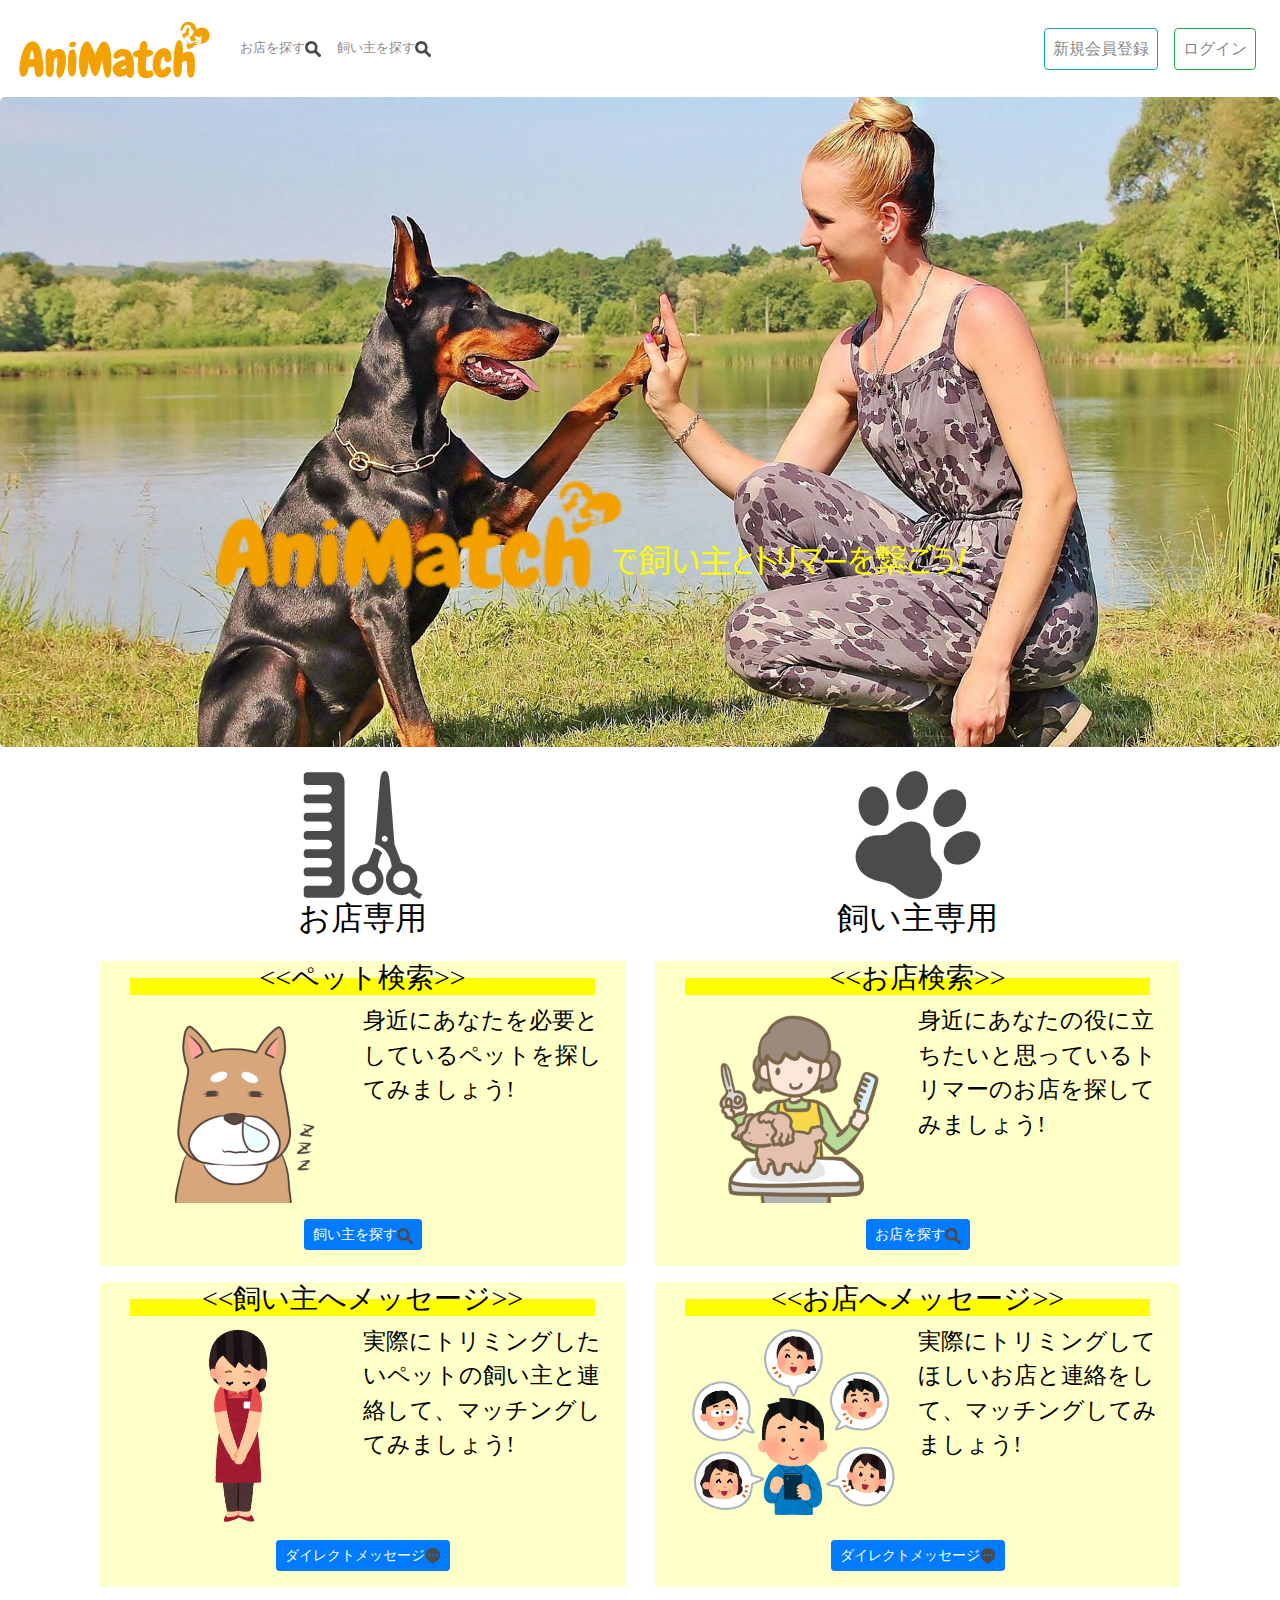
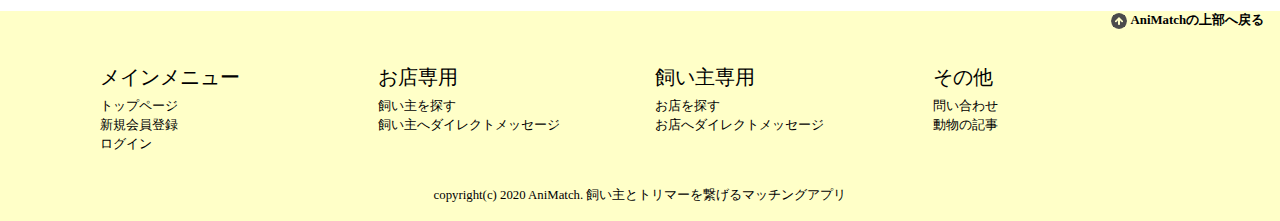
<file: 02開発/WebAniMatchApp/index.html>
<!DOCTYPE html>
<html lang="ja">
<head>
    <meta charset="UTF-8">

    <!-- ビューポートの設定 -->
    <meta name="viewport" content="width=device-width,initial-scale=1">

    <title>AniMatch</title>

    <!-- bootstrap -->
    <link rel="stylesheet" href="css/bootstrap/bootstrap.min.css" />

    <link rel="stylesheet" href="css/main.css" />

    <!-- bootstrap -->
    <script src="js/bootstrap/jquery-3.4.1.min.js"></script>
    <script src="js/bootstrap/bootstrap.min.js"></script>

    <script src="js/commons/pageMove.js"></script>
    <script src="js/main.js"></script>
</head>
<body>


    <!--ヘッダー-->
    <header>
        <!--ナビゲーショントグル-->
        <nav class="navbar navbar-expand-md navbar-light bg-white">

            <a class="navbar-brand" href="#">
                <img src="img/rogo/animatch.png" alt="Animatchロゴ">
            </a>
            <button class="navbar-toggler" type="button" data-toggle="collapse" data-target="#navbar-supported-content" aria-controls="navbar-supported-content" aria-expanded="false" aria-label="Toggle navigation">
                <span class="navbar-toggler-icon"></span>
            </button>

            <div class="collapse navbar-collapse collapse-item" id="navbar-supported-content">
                <ul class="navbar-nav mr-auto">
                    <li class="nav-item"><a class="nav-link" href="search/search-owner.html">お店を探す<img src="img/icon/search.png" alt="検索アイコン"></a></li>
                    <li class="nav-item"><a class="nav-link" href="search/search-trimmer.html">飼い主を探す<img src="img/icon/search.png" alt="検索アイコン"></a></li>
                </ul>

                <ul class="navbar-nav">
                    <li class="nav-item ml-auto mr-md-3 collapse-item-btn-search"><a class="nav-link btn btn-outline-info" type="submit" href="regist.html">新規会員登録</a></li>
                    <li class="nav-item ml-auto mr-md-2 collapse-item-btn-login"><a class="nav-link btn btn-outline-success" type="submit" target="_blank" href="login.html">ログイン</a></li>
                </ul>
            </div>

        </nav>
    </header>


    <!--メイン-->
    <main>
        <!--ジャンボトロン-->
        <div class="jumbotron">

        </div>

        <!--グリッドシステム-->
        <div class="container">
            <div class="row">

                <div class="col-md">

                    <div class="row pt-4 pb-2">
                        <div class="col-md text-center">
                            <img src="img/icon/beauty_salon.png" alt="お店アイコン">
                            <h2>お店専用</h3>
                        </div>
                    </div>

                    <div class="row py-2 main-center-block is-show-search-trimmer">
                        <div class="col-md main-center">
                            <div class="row">
                                <div class="col-md text-center">
                                    <h3 class="main-center-header-content">
                                        &lt;&lt;ペット検索&gt;&gt;
                                    </h3>
                                </div>
                            </div>
                            <div class="row">
                                <div class="col-md p-0">
                                    <figure class="col-md p-0 text-center">
                                        <img class="main-center-explation-img-content" src="img/main/section-pets-search.png" alt="飼い主検索補足画像">
                                    </figure>
                                </div>
                                <div class="col-lg p-0">
                                    <p class="main-center-explation-content">身近にあなたを必要としているペットを探してみましょう&excl;</p>
                                </div>
                            </div>
                            <div class="row">
                                <div class="col-md text-center">
                                    <figure>
                                        <a class="btn btn-primary btn-sm" href="search.html" role="button">飼い主を探す<img src="img/icon/search.png" alt="検索アイコン"></a>
                                    </figure>
                                </div>
                            </div>
                        </div>
                    </div>

                    <div class="row pt-2 pb-4 main-center-block is-show-dmessage">
                        <div class="col-md main-center">
                            <div class="row">
                                <div class="col-md text-center">
                                    <h3 class="main-center-header-content">
                                        &lt;&lt;飼い主へメッセージ&gt;&gt;
                                    </h3>
                                </div>
                            </div>
                            <div class="row">
                                <div class="col-md p-0">
                                    <figure class="col-lg p-0 text-center">
                                        <img class="main-center-explation-img-content" src="img/main/section-trimmer-message.png" alt="飼い主へダイレクトメッセージ補足画像">
                                    </figure>
                                </div>
                                <div class="col-lg p-0">
                                    <p class="main-center-explation-content">実際にトリミングしたいペットの飼い主と連絡して、マッチングしてみましょう&excl;</p>
                                </div>
                            </div>
                            <div class="row">
                                <div class="col-md text-center">
                                    <figure>
                                        <a class="btn btn-primary btn-sm" href="dmessage/contact-inf.html" role="button">ダイレクトメッセージ<img src="img/icon/direct_message.png" alt="ダイレクトメッセージアイコン"></a>
                                    </figure>
                                </div>
                            </div>
                        </div>
                    </div>

                </div>

                <div class="col-md">

                    <div class="row pt-4 pb-2">
                        <div class="col-md text-center">
                            <img src="img/icon/pad.png" alt="犬アイコン">
                            <h2>飼い主専用</h3>
                        </div>
                    </div>

                    <div class="row py-2 main-center-block is-show-search-owner">
                        <div class="col-md main-center">
                            <div class="row">
                                <div class="col-md text-center">
                                    <h3 class="main-center-header-content">
                                        &lt;&lt;お店検索&gt;&gt;
                                    </h3>
                                </div>
                            </div>
                            <div class="row">
                                <div class="col-md p-0">
                                    <figure class="col-lg p-0 text-center">
                                        <img class="main-center-explation-img-content" src="img/main/section-trimmer-search.png" alt="お店検索補足画像">
                                    </figure>
                                </div>
                                <div class="col-lg p-0">
                                    <p class="main-center-explation-content">身近にあなたの役に立ちたいと思っているトリマーのお店を探してみましょう&excl;</p>
                                </div>
                            </div>
                            <div class="row">
                                <div class="col-md text-center">
                                    <figure>
                                        <a class="btn btn-primary btn-sm" href="search.html" role="button">お店を探す<img src="img/icon/search.png" alt="検索アイコン"></a>
                                    </figure>
                                </div>
                            </div>
                        </div>
                    </div>

                    <div class="row pt-2 pb-4 main-center-block is-show-dmessage">
                        <div class="col-md main-center">
                            <div class="row">
                                <div class="col-md text-center">
                                    <h3 class="main-center-header-content">
                                        &lt;&lt;お店へメッセージ&gt;&gt;
                                    </h3>
                                </div>
                            </div>
                            <div class="row">
                                <div class="col-md p-0">
                                    <figure class="col-lg p-0 text-center">
                                        <img class="main-center-explation-img-content" src="img/main/section-owner-message.png" alt="お店へダイレクトメッセージ補足画像">
                                    </figure>
                                </div>
                                <div class="col-lg p-0">
                                    <p class="main-center-explation-content">実際にトリミングしてほしいお店と連絡をして、マッチングしてみましょう&excl;</p>
                                </div>
                            </div>
                            <div class="row">
                                <div class="col-md text-center">
                                    <figure>
                                        <a class="btn btn-primary btn-sm" href="dmessage/contact-inf.html" role="button">ダイレクトメッセージ<img src="img/icon/direct_message.png" alt="ダイレクトメッセージアイコン"></a>
                                    </figure>
                                </div>
                            </div>
                        </div>
                    </div>

                </div>

            </div>
        </div>
    </main>


    <!--フッター-->
    <footer>
        <div class="d-flex justify-content-end pr-3 footer-top">
            <a class="move-page-top" href="#">
                <img src="img/icon/return_top.png" alt="トップへ戻るアイコン"> <strong>AniMatchの上部へ戻る</strong>
            </a>
        </div>

        <!--グリッドシステム-->
        <div class="pt-4">
            <div class="container text-center text-md-left">
                <div class="row">

                    <div class="col-md-3 mb-md-0 mb-3">
                        <h5 class="text-uppercase">メインメニュー</h5>
                        <ul class="list-unstyled">
                            <li><a href="#">トップページ</a></li>
                            <li><a href="regist.html">新規会員登録</a></li>
                            <li><a href="login.html" target="_blank">ログイン</a></li>
                        </ul>
                    </div>

                    <div class="col-md-3 mb-md-0 mb-3">
                        <h5 class="text-uppercase">お店専用</h5>
                        <ul class="list-unstyled">
                            <li><a href="search/search-trimmer.html">飼い主を探す</a></li>
                            <li><a href="dmessage/contact-inf.html" target="_blank">飼い主へダイレクトメッセージ</a></li>
                        </ul>
                    </div>

                    <div class="col-md-3 mb-md-0 mb-3">
                        <h5 class="text-uppercase">飼い主専用</h5>
                        <ul class="list-unstyled">
                            <li><a href="search/search-owner.html">お店を探す</a></li>
                            <li><a href="dmessage/contact-inf.html" target="_blank">お店へダイレクトメッセージ</a></li>
                        </ul>
                    </div>

                    <div class="col-md-3 mb-md-0 mb-3">
                        <h5 class="text-uppercase">その他</h5>
                        <ul class="list-unstyled">
                            <li><a href="contact.html">問い合わせ</a></li>
                            <li><a href="article.html">動物の記事</a></li>
                        </ul>
                    </div>

                </div>
            </div>
        </div>

        <div class="footer-copyright text-center py-3">
            copyright(c) 2020 AniMatch.
            <a href="index.html">飼い主とトリマーを繋げるマッチングアプリ</a>
        </div>
    </footer>


</body>
</html>
</file>
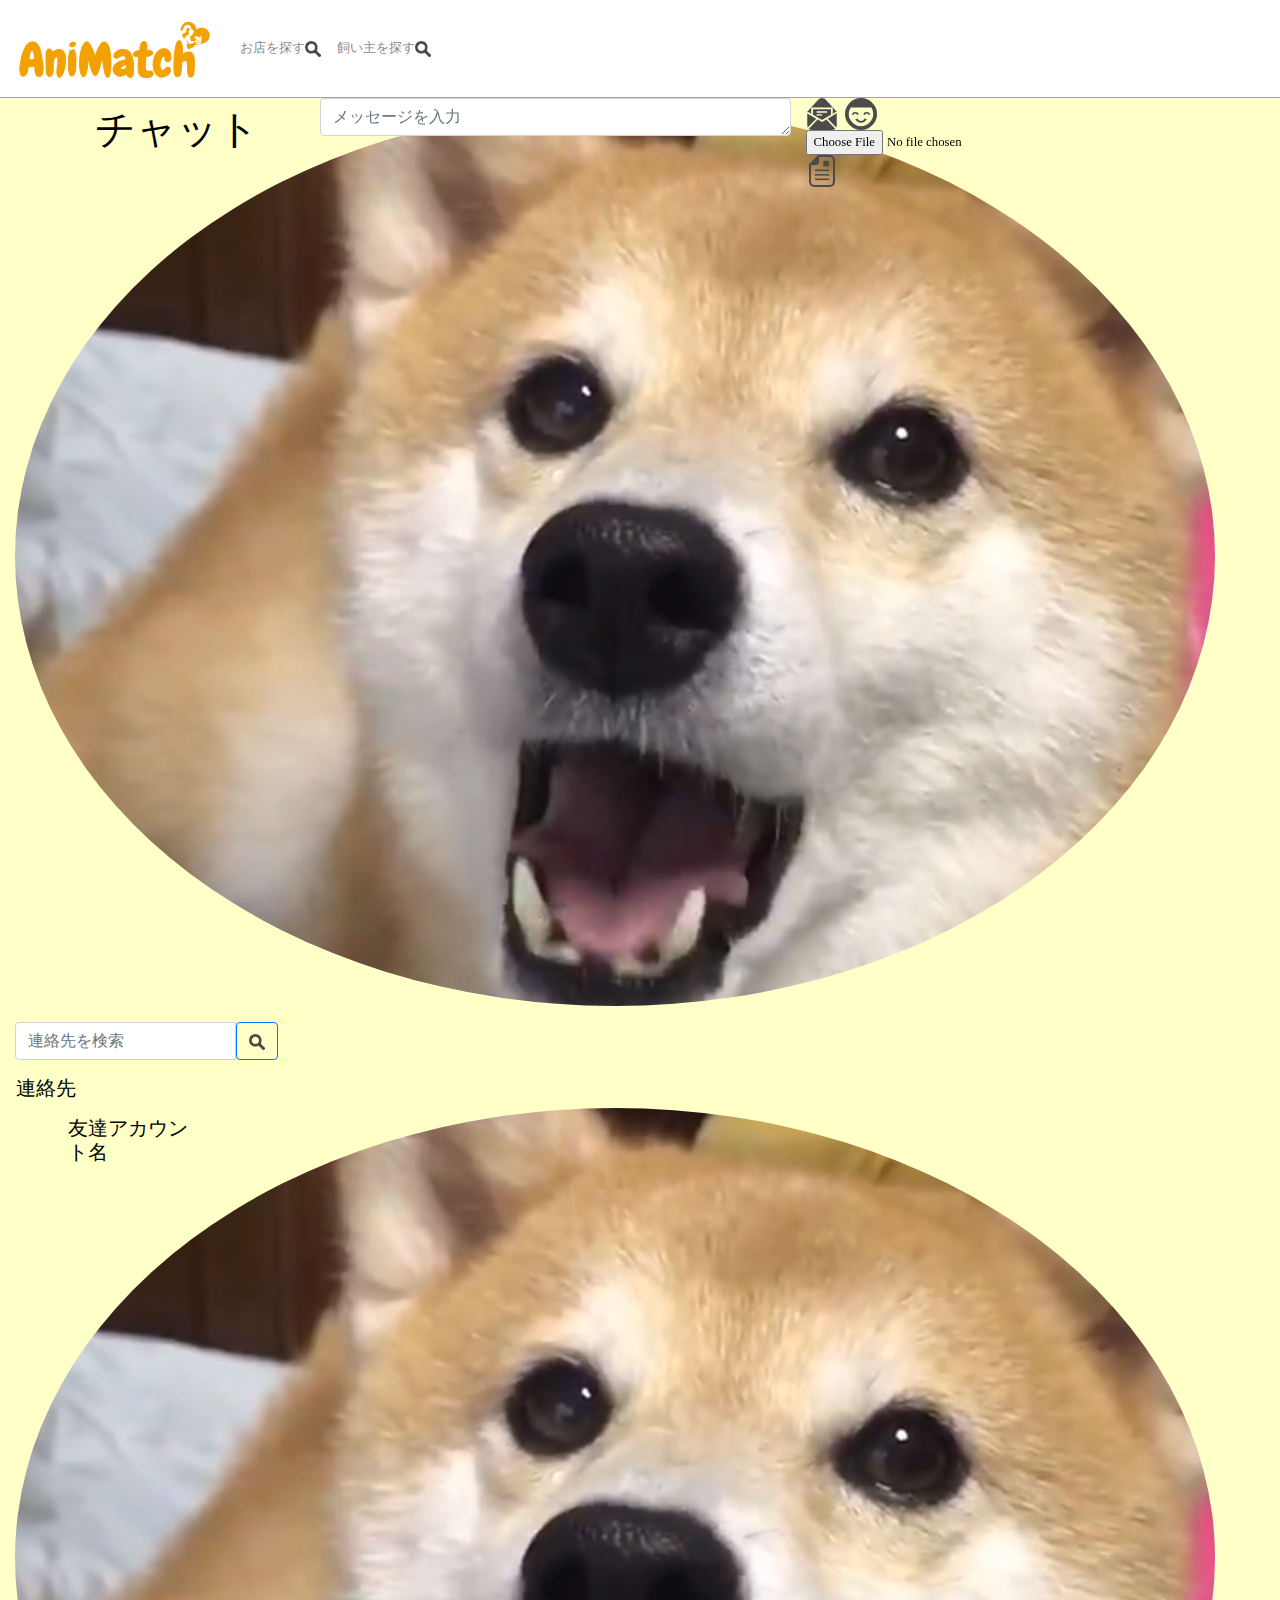
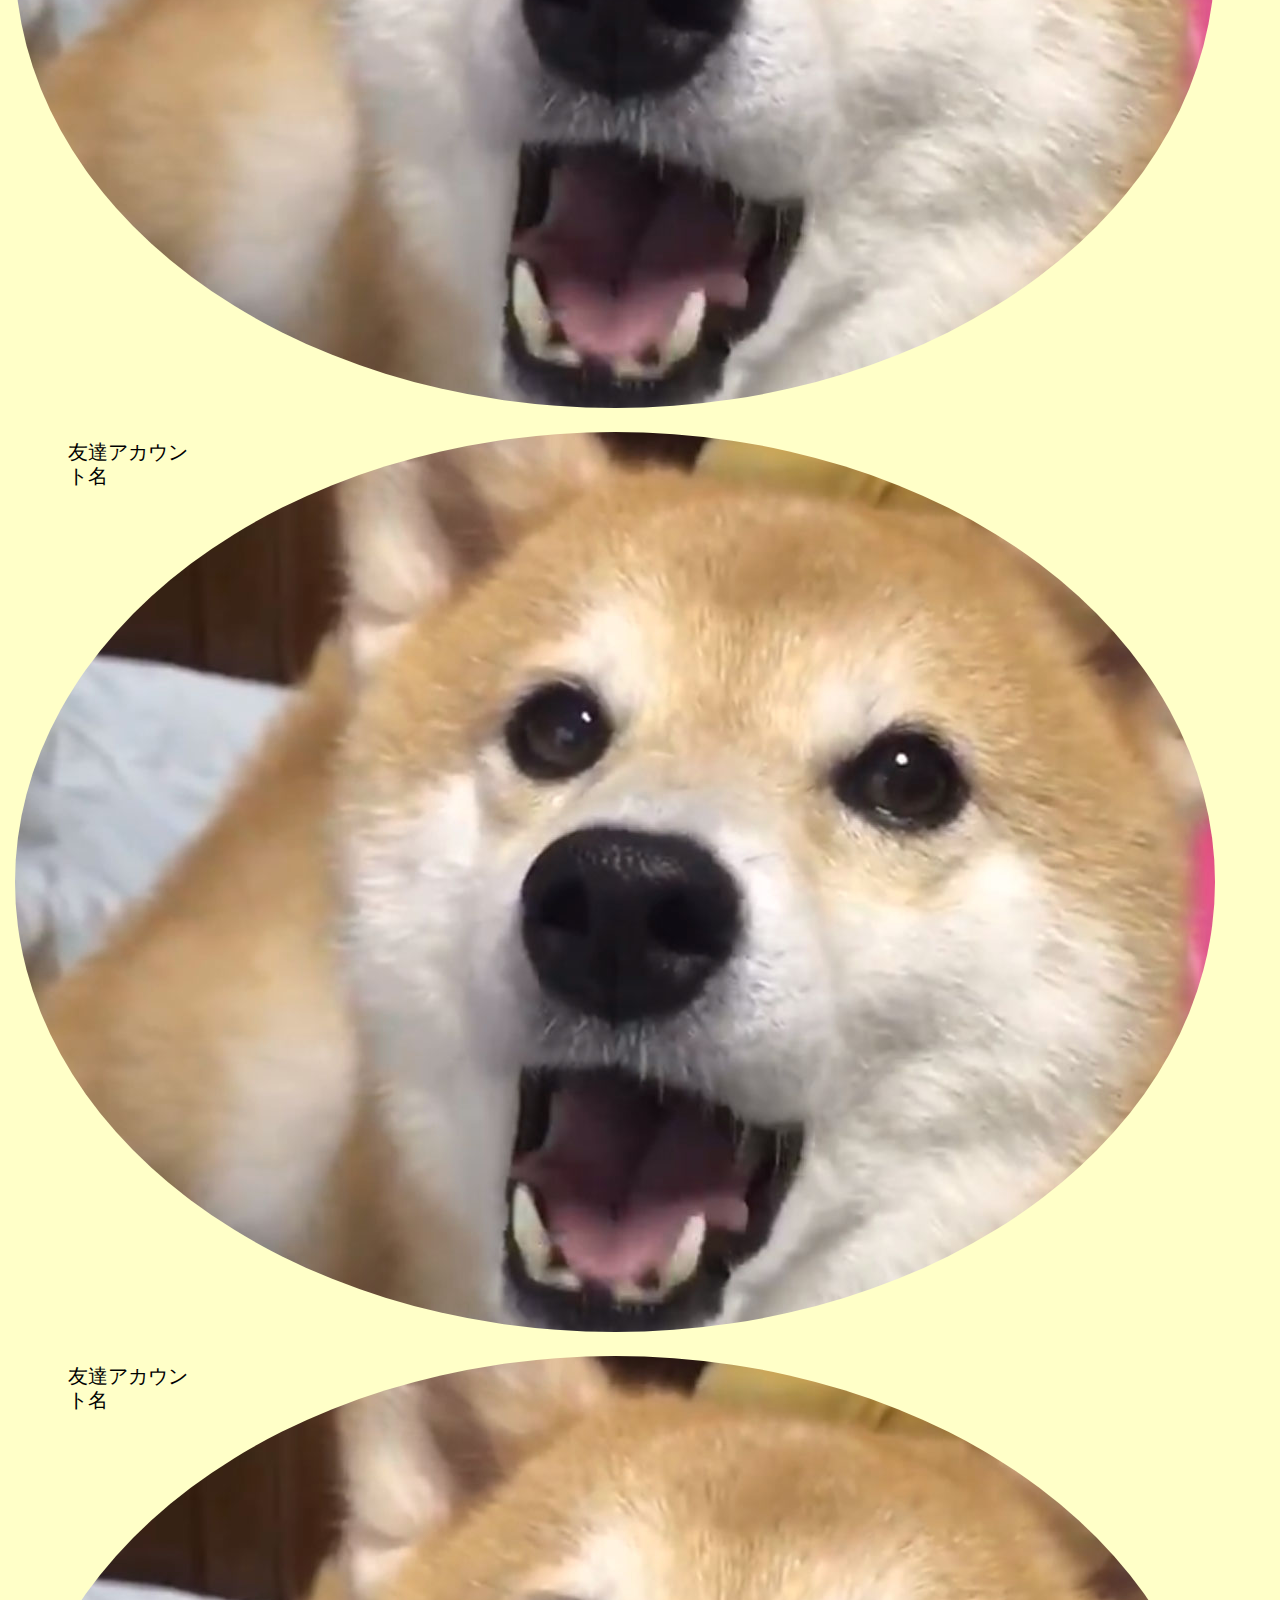
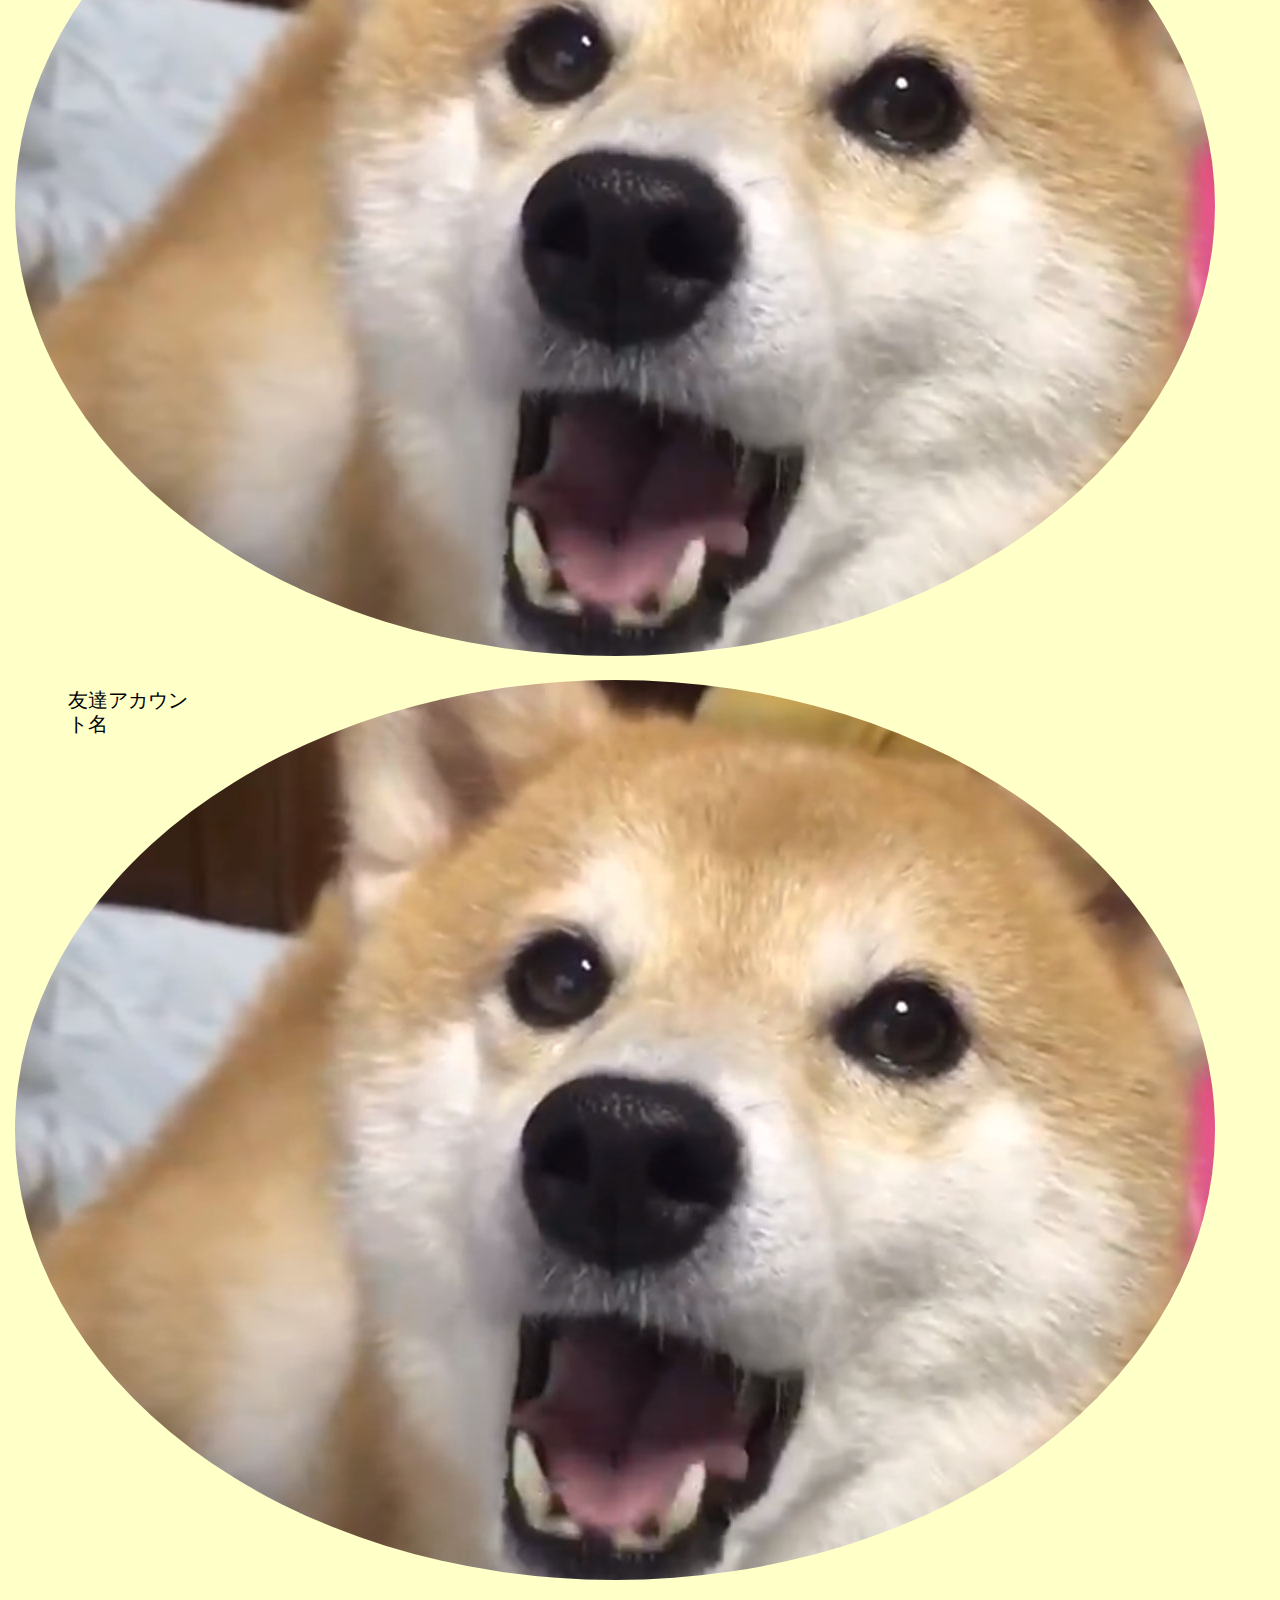
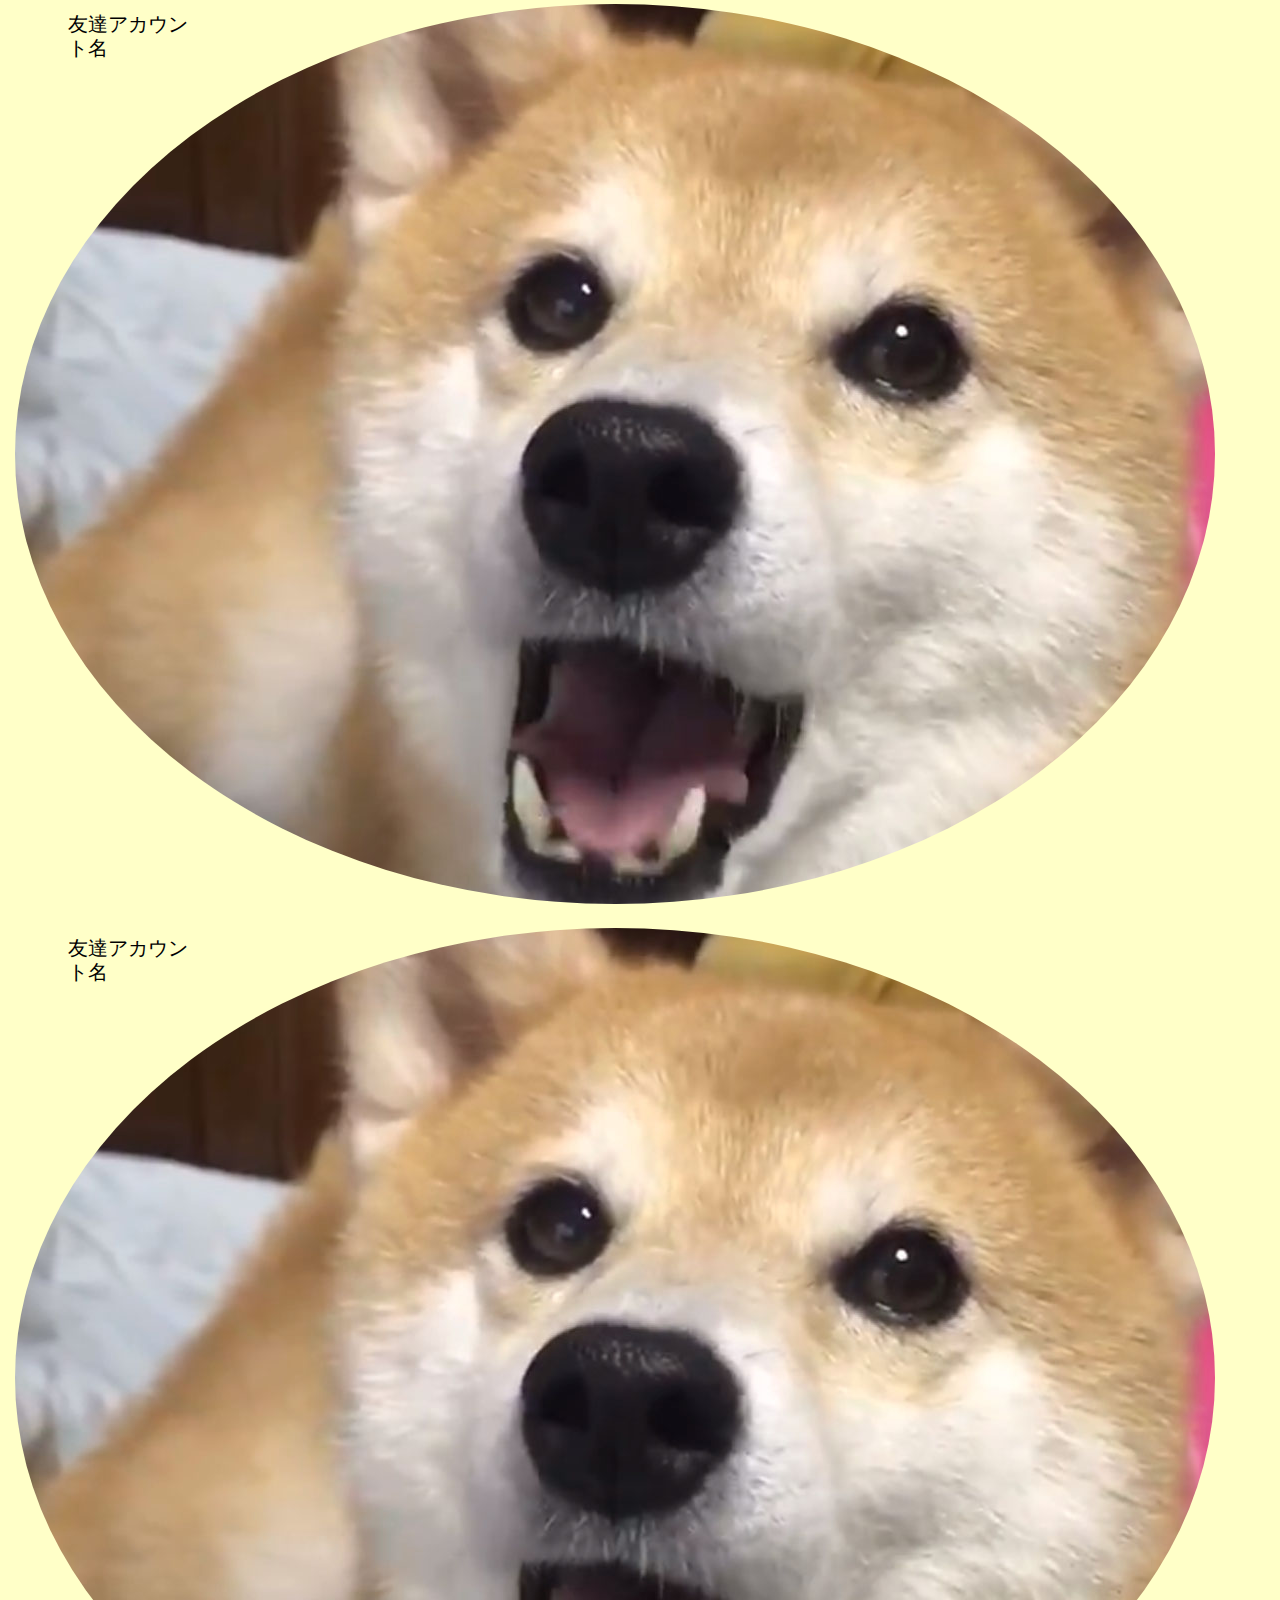
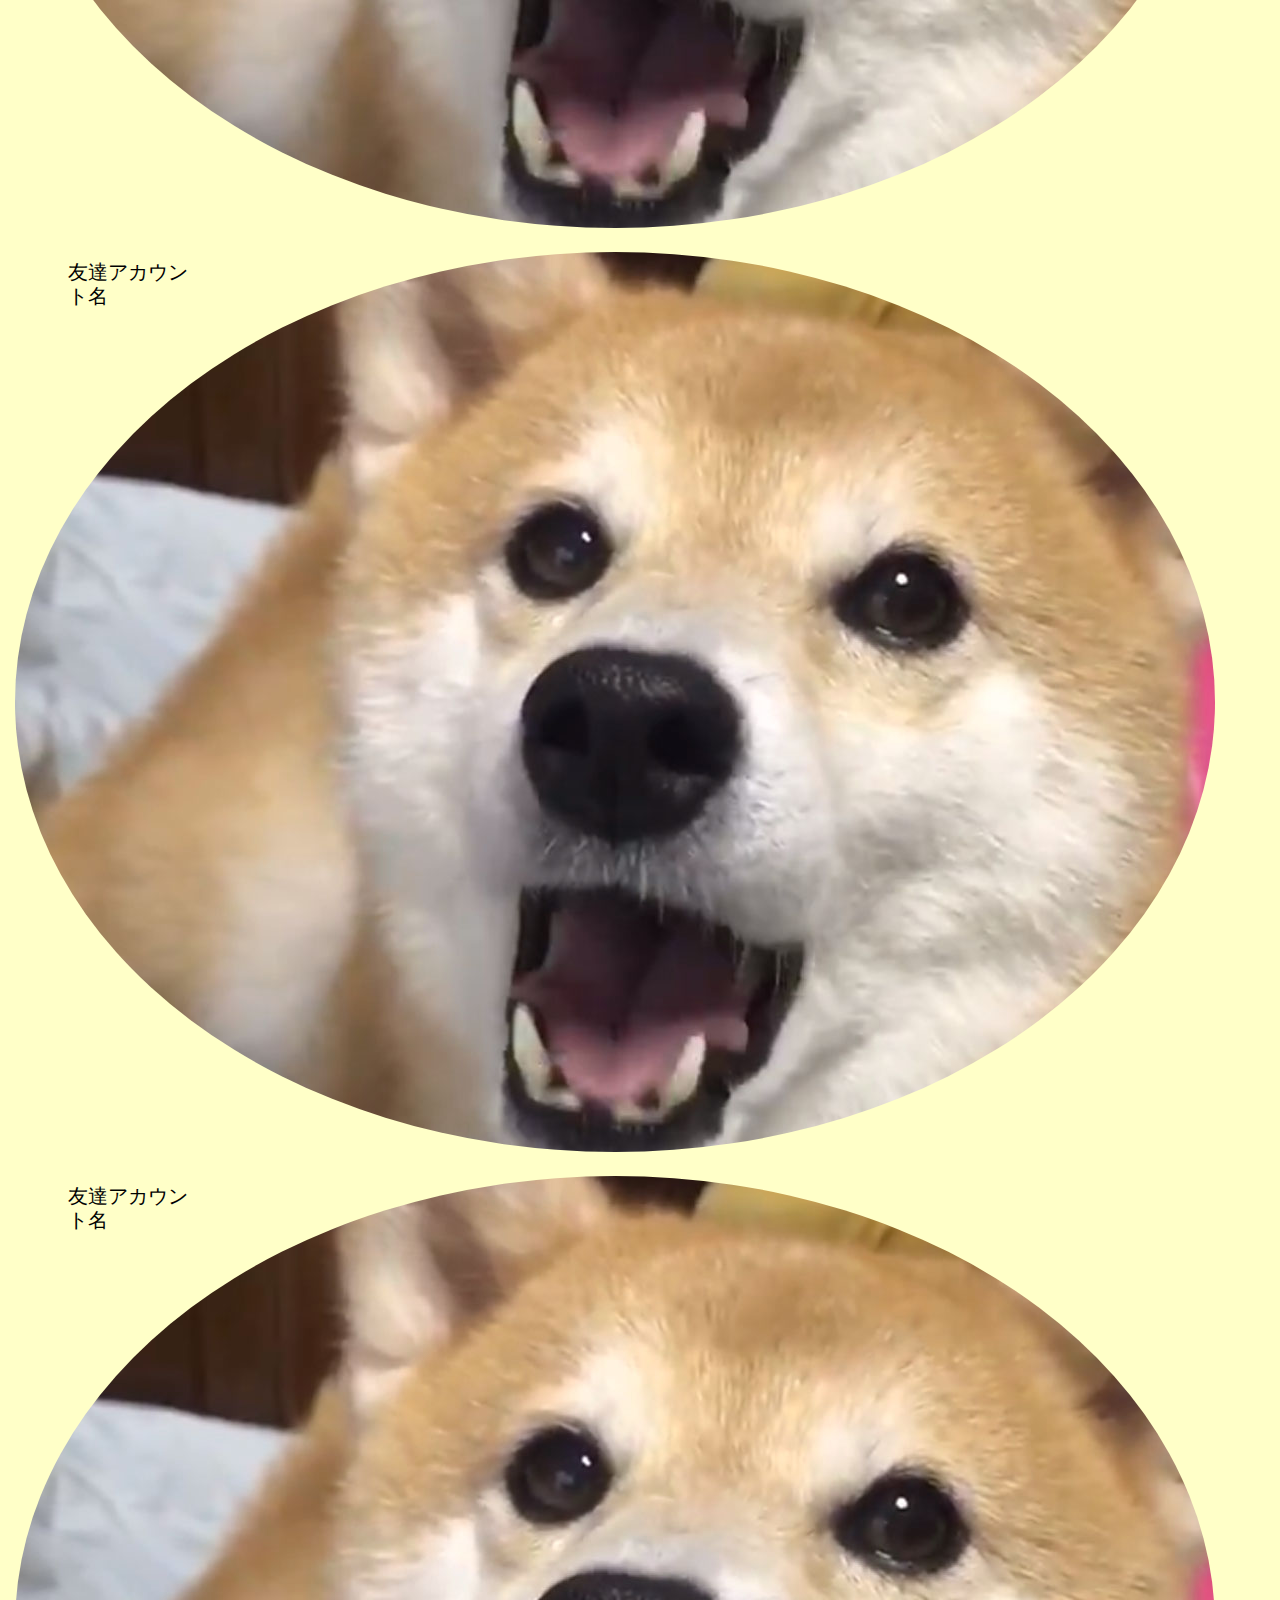
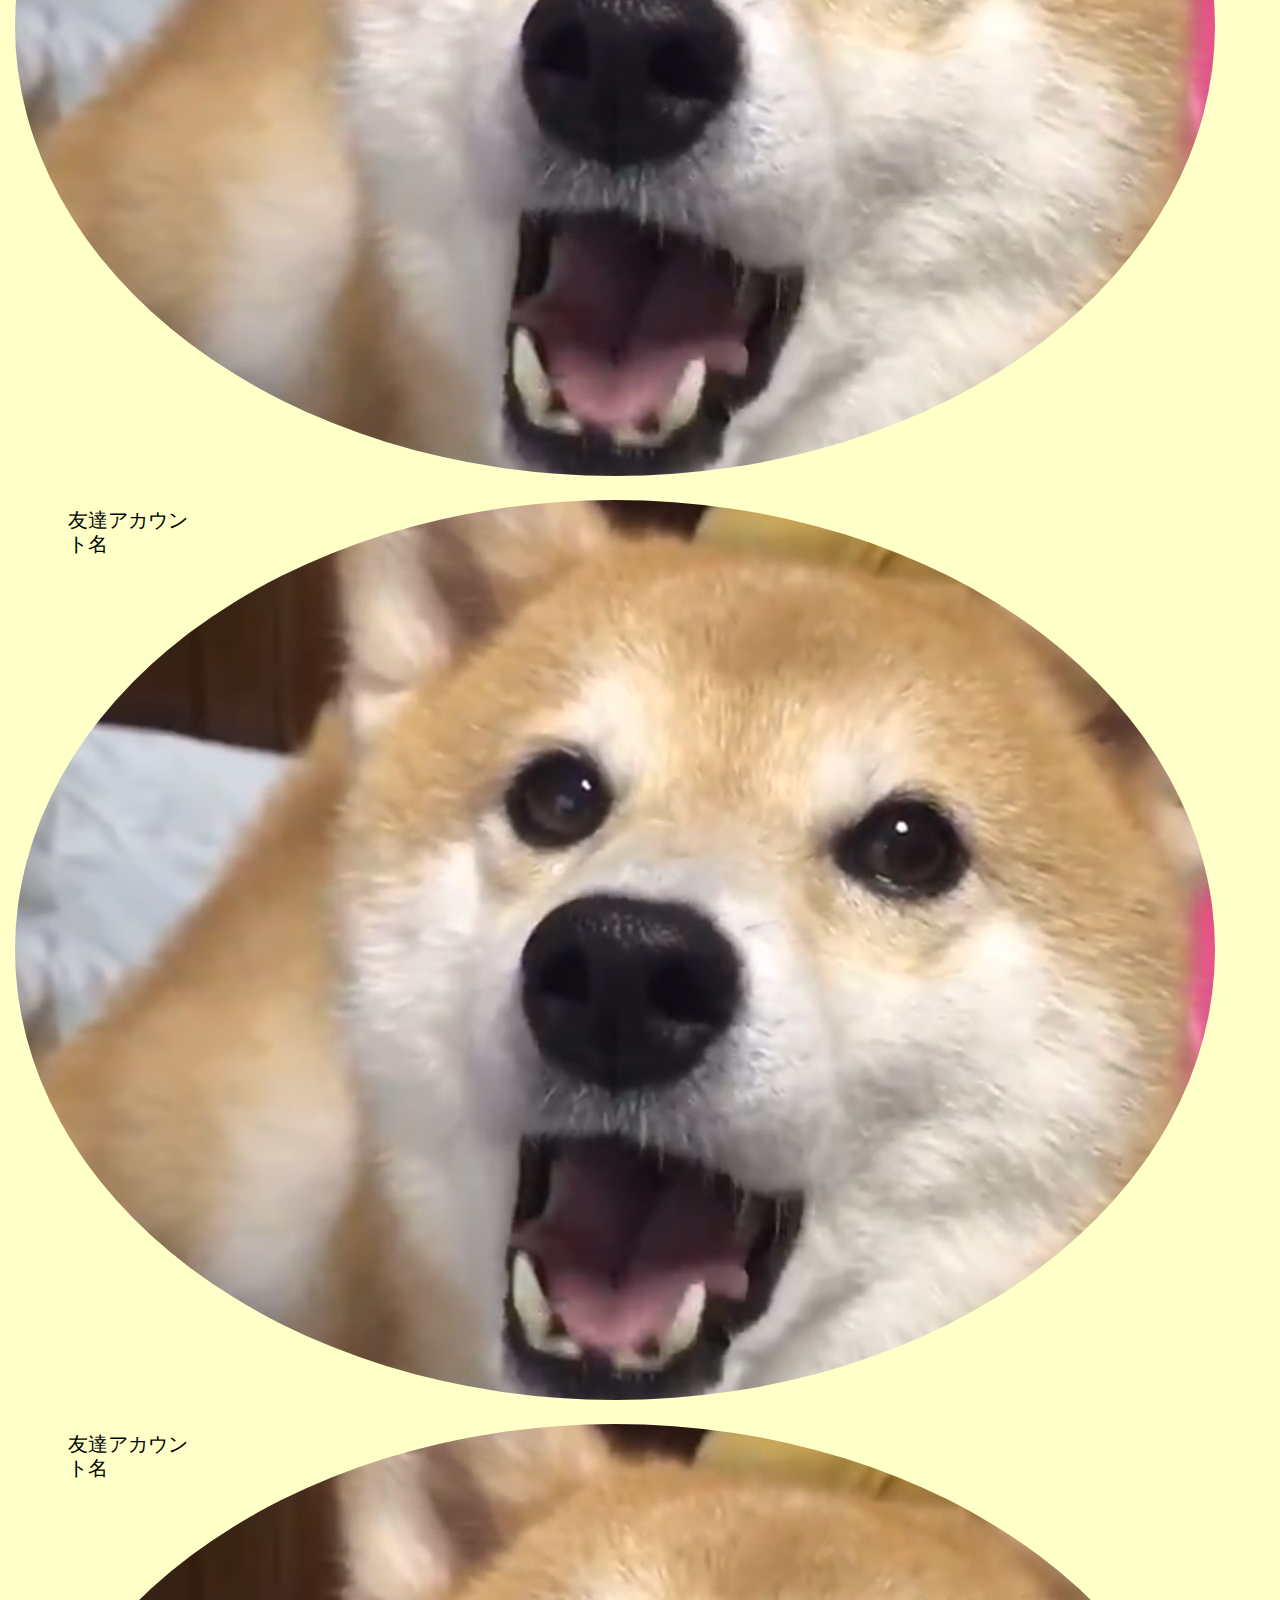
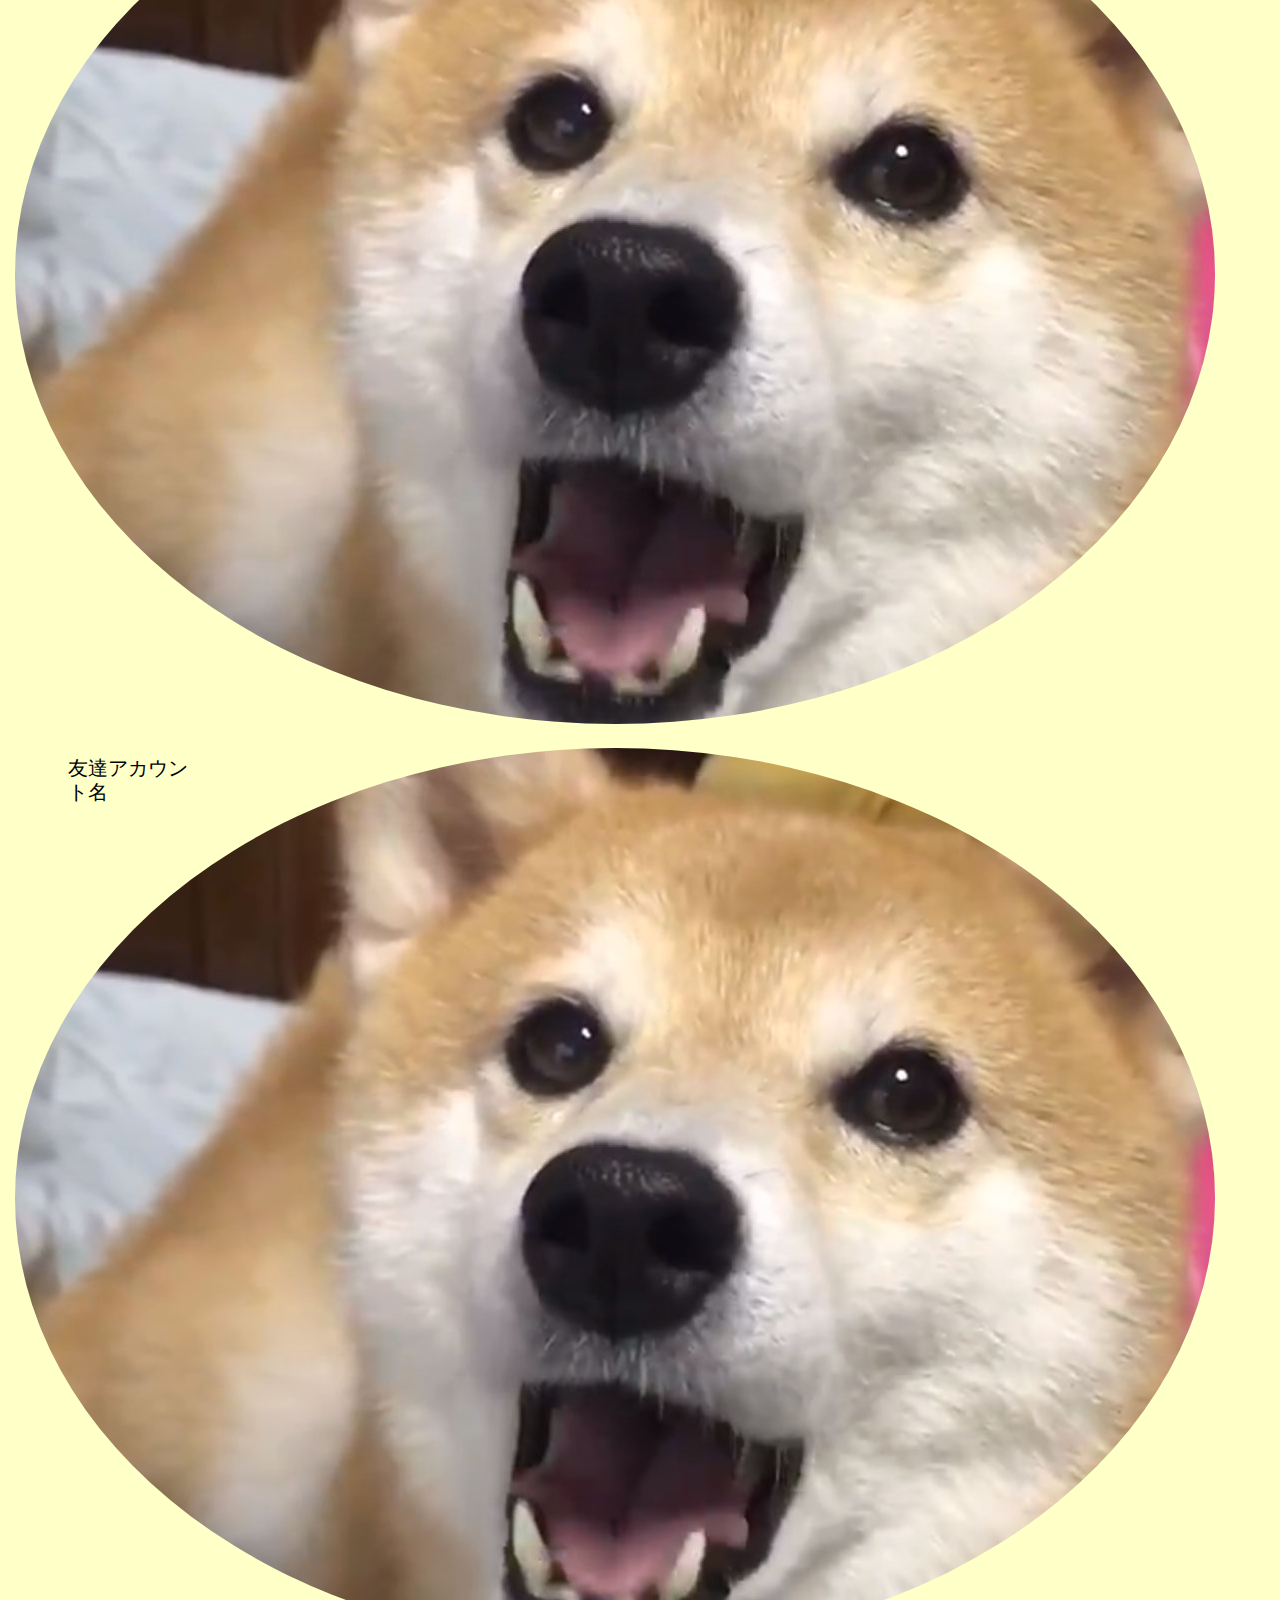
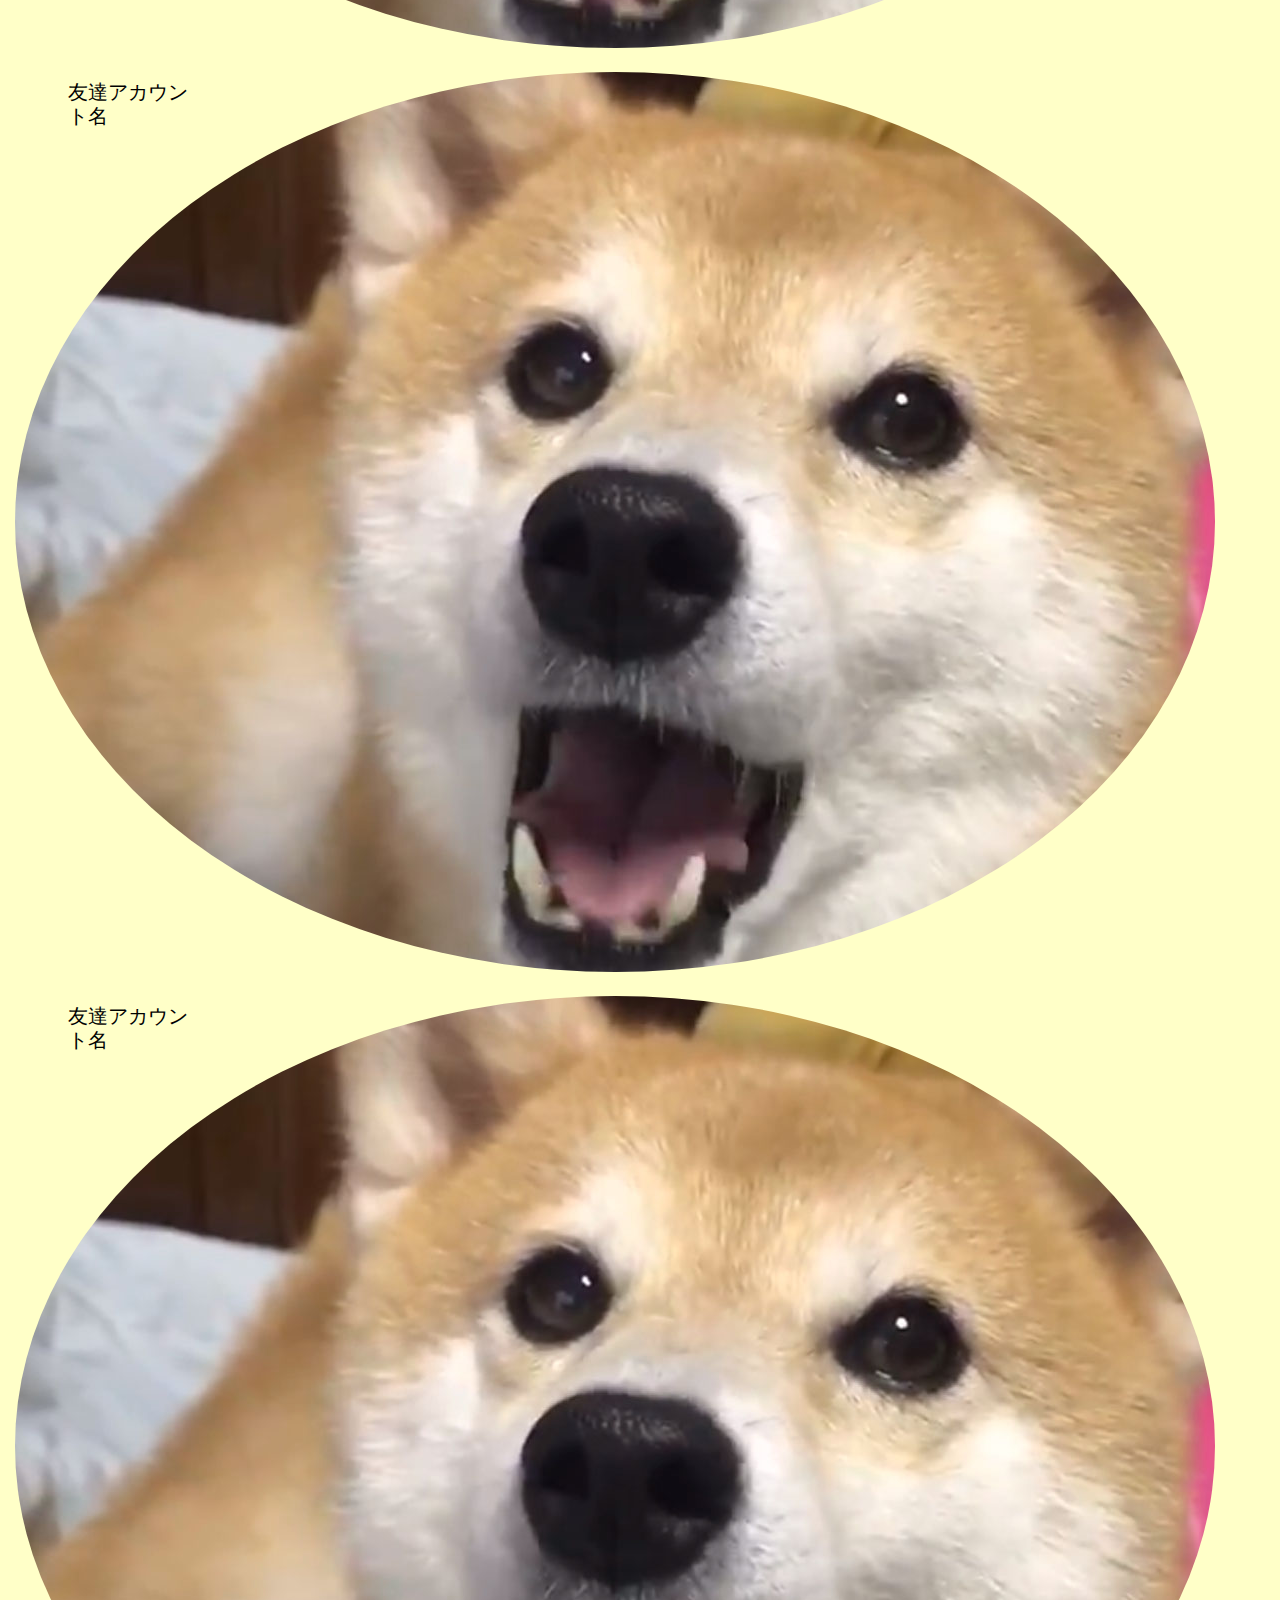
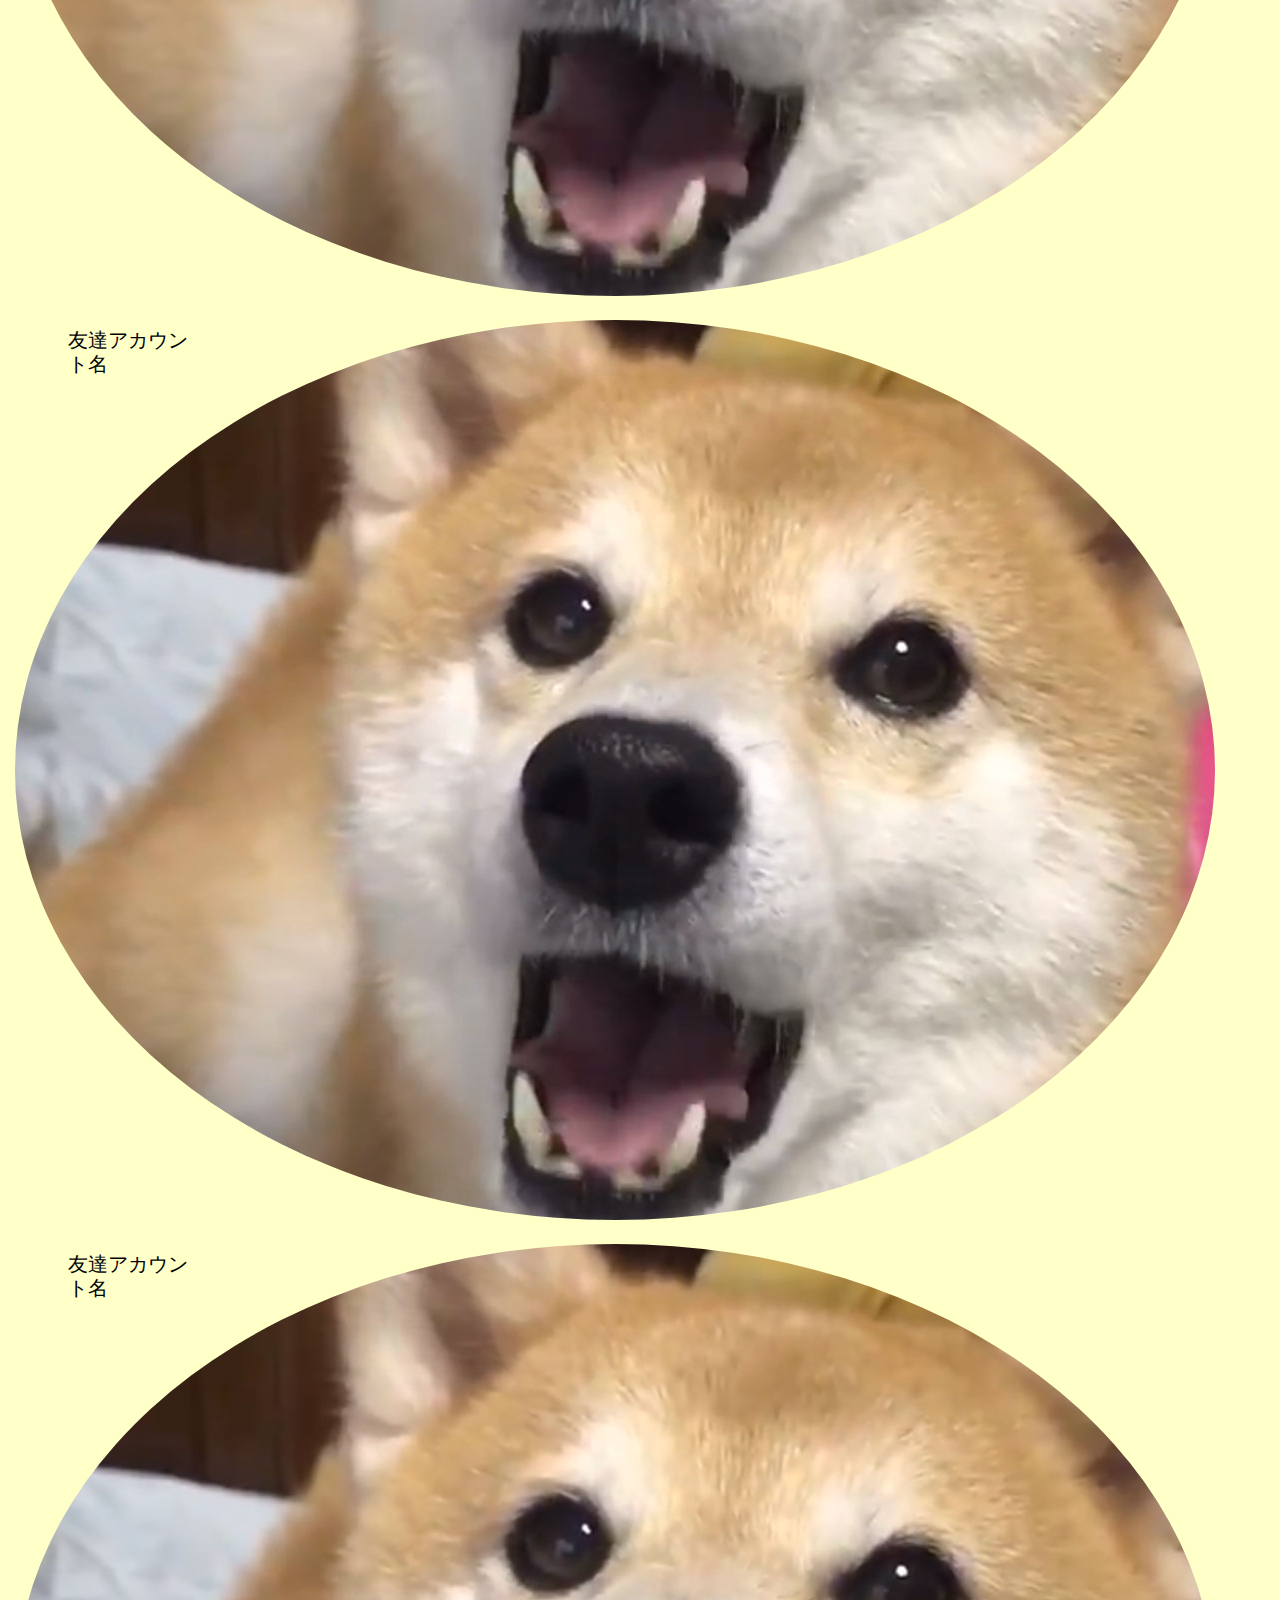
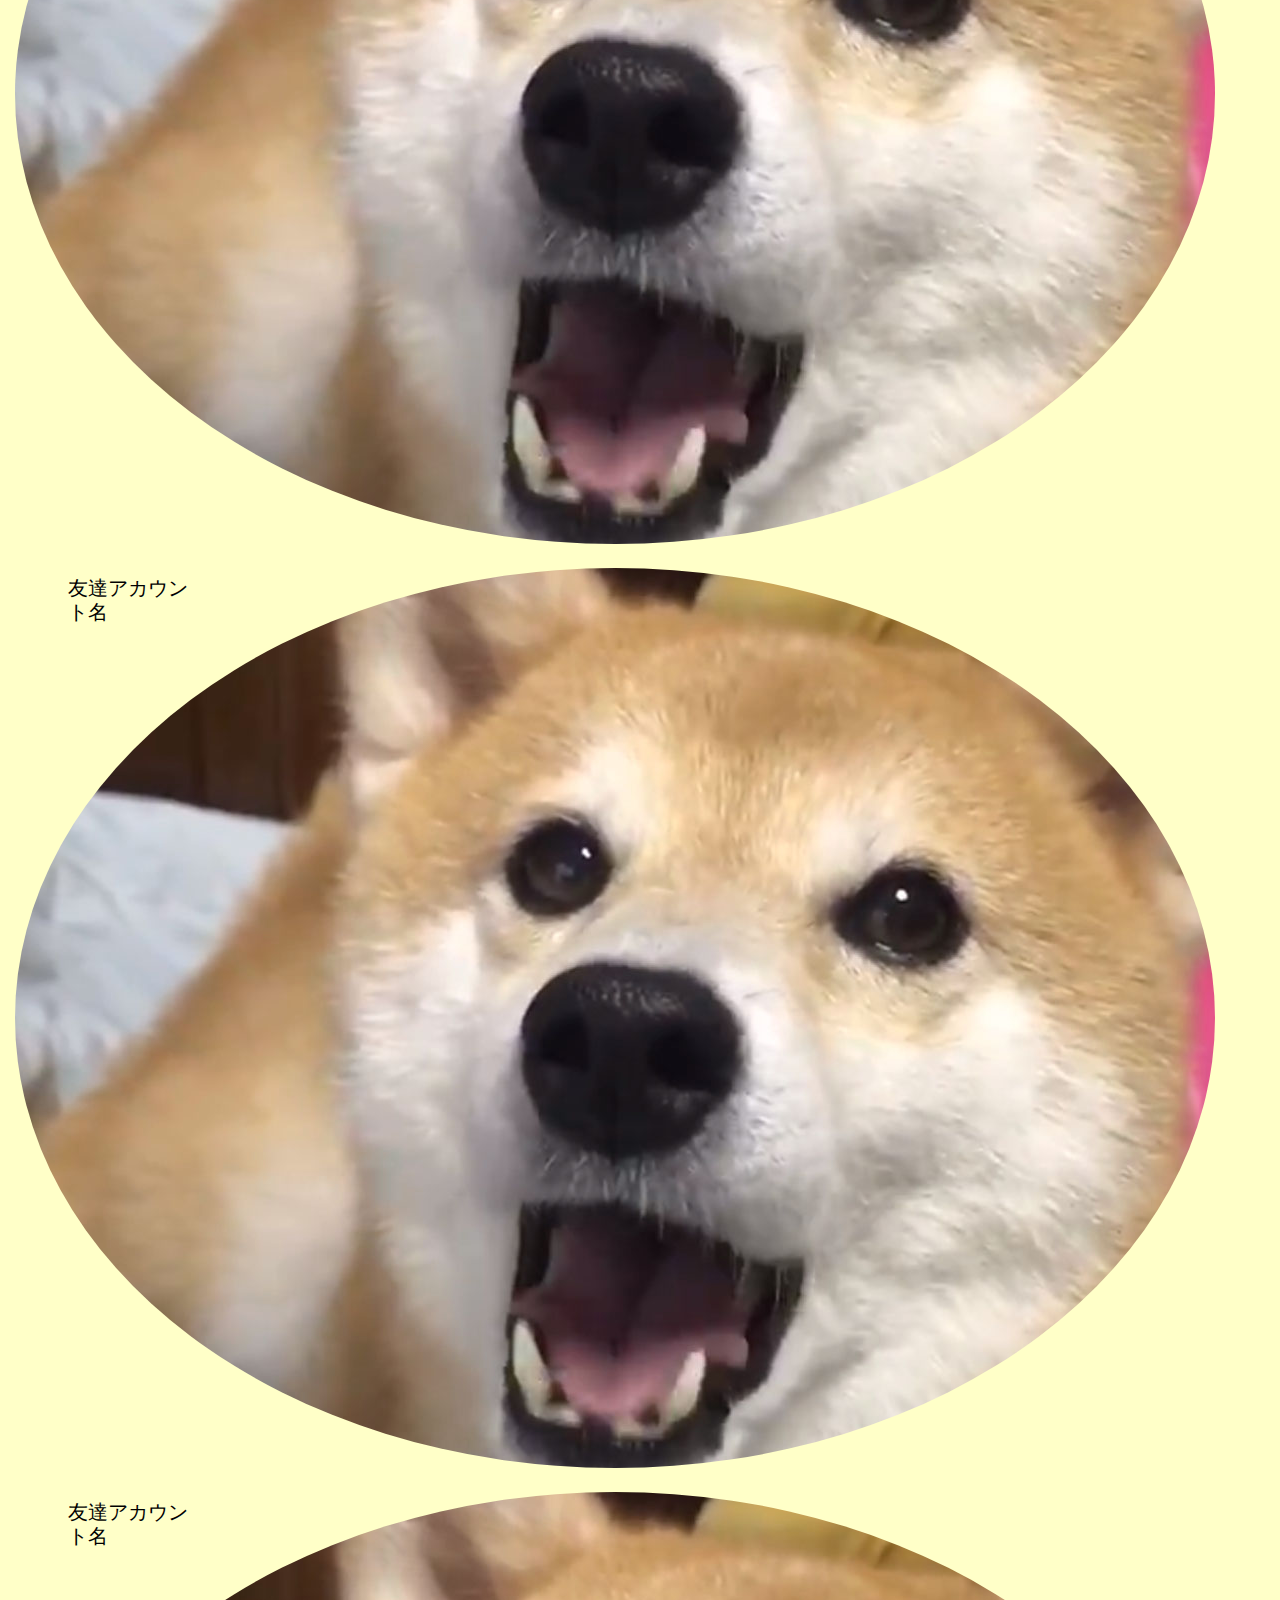
<file: 02開発/WebAniMatchApp/dmessage.html>
<!DOCTYPE html>
<html lang="ja">
<head>
    <meta charset="UTF-8">

    <!-- ビューポートの設定 -->
    <meta name="viewport" content="width=device-width,initial-scale=1">

    <title>ダイレクトメッセージ</title>

    <!-- bootstrap -->
    <link rel="stylesheet" href="css/bootstrap/bootstrap.min.css" />

    <link rel="stylesheet" href="css/dmessage.css" />

    <!-- bootstrap -->
    <script src="js/bootstrap/jquery-3.4.1.min.js"></script>
    <script src="js/bootstrap/bootstrap.bundle.min.js"></script>
    <script src="js/bootstrap/bootstrap.min.js"></script>

    <script src="js/dmessage.js"></script>

</head>
<body>


    <!--ヘッダー-->
    <header>
        <!--ナビゲーショントグル-->
        <nav class="navbar navbar-expand-md navbar-light bg-white">

            <a class="navbar-brand" href="index.html">
                <img src="img/rogo/animatch.png" alt="Animatchロゴ">
            </a>
            <button class="navbar-toggler" type="button" data-toggle="collapse" data-target="#navbar-supported-content" aria-controls="navbar-supported-content" aria-expanded="false" aria-label="Toggle navigation">
                <span class="navbar-toggler-icon"></span>
            </button>

            <div class="collapse navbar-collapse collapse-item" id="navbar-supported-content">
                <ul class="navbar-nav mr-auto">
                    <li class="nav-item"><a class="nav-link" href="search/search-owner.html">お店を探す<img src="img/icon/search.png" alt="検索アイコン"></a></li>
                    <li class="nav-item"><a class="nav-link" href="search/search-trimmer.html">飼い主を探す<img src="img/icon/search.png" alt="検索アイコン"></a></li>
                </ul>
            </div>

        </nav>
    </header>


    <!--メイン-->
    <main>

        <!--グリッドシステム-->
        <div class="container-fluid px-0">
            <div class="row">

                <div class="col-3 main-left px-0">

                    <div class="row mt-2">

                        <div class="col-3">
                            <img src="img/dmessage/sample_20200501.jpg" alt="自己アカウント画像" class="rounded-circle main-left-header-img">
                        </div>

                        <div class="col-8">
                            <h1>チャット</h1>
                        </div>

                    </div>

                    <div class="row">

                        <div class="input-group my-3 col-11">
                            <input type="text" class="form-control" placeholder="連絡先を検索">
                            <span class="input-group-btn">
                                <button type="button" class="btn btn-outline-primary"><img src="img/icon/search.png" alt="検索アイコン"></button>
                            </span>
                        </div>

                    </div>

                    <h5 class="pl-3">連絡先</h5>

                    <div class="main-left-content scrollarea">

                        <div class="row mb-4">

                            <div class="col-2">
                                <img src="img/dmessage/sample_20200501.jpg" alt="友達アカウント画像" class="rounded-circle main-left-content-img">
                            </div>

                            <div class="col-6">
                                <h5 class="mb-0 pt-2">友達アカウント名</h5>
                            </div>

                        </div>

                        <div class="row mb-4">

                            <div class="col-2">
                                <img src="img/dmessage/sample_20200501.jpg" alt="友達アカウント画像" class="rounded-circle main-left-content-img">
                            </div>

                            <div class="col-6">
                                <h5 class="mb-0 pt-2">友達アカウント名</h5>
                            </div>

                        </div>

                        <div class="row mb-4">

                            <div class="col-2">
                                <img src="img/dmessage/sample_20200501.jpg" alt="友達アカウント画像" class="rounded-circle main-left-content-img">
                            </div>

                            <div class="col-6">
                                <h5 class="mb-0 pt-2">友達アカウント名</h5>
                            </div>

                        </div>

                        <div class="row mb-4">

                            <div class="col-2">
                                <img src="img/dmessage/sample_20200501.jpg" alt="友達アカウント画像" class="rounded-circle main-left-content-img">
                            </div>

                            <div class="col-6">
                                <h5 class="mb-0 pt-2">友達アカウント名</h5>
                            </div>

                        </div>

                        <div class="row mb-4">

                            <div class="col-2">
                                <img src="img/dmessage/sample_20200501.jpg" alt="友達アカウント画像" class="rounded-circle main-left-content-img">
                            </div>

                            <div class="col-6">
                                <h5 class="mb-0 pt-2">友達アカウント名</h5>
                            </div>

                        </div>

                        <div class="row mb-4">

                            <div class="col-2">
                                <img src="img/dmessage/sample_20200501.jpg" alt="友達アカウント画像" class="rounded-circle main-left-content-img">
                            </div>

                            <div class="col-6">
                                <h5 class="mb-0 pt-2">友達アカウント名</h5>
                            </div>

                        </div>

                        <div class="row mb-4">

                            <div class="col-2">
                                <img src="img/dmessage/sample_20200501.jpg" alt="友達アカウント画像" class="rounded-circle main-left-content-img">
                            </div>

                            <div class="col-6">
                                <h5 class="mb-0 pt-2">友達アカウント名</h5>
                            </div>

                        </div>

                        <div class="row mb-4">

                            <div class="col-2">
                                <img src="img/dmessage/sample_20200501.jpg" alt="友達アカウント画像" class="rounded-circle main-left-content-img">
                            </div>

                            <div class="col-6">
                                <h5 class="mb-0 pt-2">友達アカウント名</h5>
                            </div>

                        </div>

                        <div class="row mb-4">

                            <div class="col-2">
                                <img src="img/dmessage/sample_20200501.jpg" alt="友達アカウント画像" class="rounded-circle main-left-content-img">
                            </div>

                            <div class="col-6">
                                <h5 class="mb-0 pt-2">友達アカウント名</h5>
                            </div>

                        </div>

                        <div class="row mb-4">

                            <div class="col-2">
                                <img src="img/dmessage/sample_20200501.jpg" alt="友達アカウント画像" class="rounded-circle main-left-content-img">
                            </div>

                            <div class="col-6">
                                <h5 class="mb-0 pt-2">友達アカウント名</h5>
                            </div>

                        </div>

                        <div class="row mb-4">

                            <div class="col-2">
                                <img src="img/dmessage/sample_20200501.jpg" alt="友達アカウント画像" class="rounded-circle main-left-content-img">
                            </div>

                            <div class="col-6">
                                <h5 class="mb-0 pt-2">友達アカウント名</h5>
                            </div>

                        </div>

                        <div class="row mb-4">

                            <div class="col-2">
                                <img src="img/dmessage/sample_20200501.jpg" alt="友達アカウント画像" class="rounded-circle main-left-content-img">
                            </div>

                            <div class="col-6">
                                <h5 class="mb-0 pt-2">友達アカウント名</h5>
                            </div>

                        </div>

                        <div class="row mb-4">

                            <div class="col-2">
                                <img src="img/dmessage/sample_20200501.jpg" alt="友達アカウント画像" class="rounded-circle main-left-content-img">
                            </div>

                            <div class="col-6">
                                <h5 class="mb-0 pt-2">友達アカウント名</h5>
                            </div>

                        </div>

                        <div class="row mb-4">

                            <div class="col-2">
                                <img src="img/dmessage/sample_20200501.jpg" alt="友達アカウント画像" class="rounded-circle main-left-content-img">
                            </div>

                            <div class="col-6">
                                <h5 class="mb-0 pt-2">友達アカウント名</h5>
                            </div>

                        </div>

                        <div class="row mb-4">

                            <div class="col-2">
                                <img src="img/dmessage/sample_20200501.jpg" alt="友達アカウント画像" class="rounded-circle main-left-content-img">
                            </div>

                            <div class="col-6">
                                <h5 class="mb-0 pt-2">友達アカウント名</h5>
                            </div>

                        </div>

                        <div class="row mb-4">

                            <div class="col-2">
                                <img src="img/dmessage/sample_20200501.jpg" alt="友達アカウント画像" class="rounded-circle main-left-content-img">
                            </div>

                            <div class="col-6">
                                <h5 class="mb-0 pt-2">友達アカウント名</h5>
                            </div>

                        </div>

                        <div class="row mb-4">

                            <div class="col-2">
                                <img src="img/dmessage/sample_20200501.jpg" alt="友達アカウント画像" class="rounded-circle main-left-content-img">
                            </div>

                            <div class="col-6">
                                <h5 class="mb-0 pt-2">友達アカウント名</h5>
                            </div>

                        </div>

                        <div class="row mb-4">

                            <div class="col-2">
                                <img src="img/dmessage/sample_20200501.jpg" alt="友達アカウント画像" class="rounded-circle main-left-content-img">
                            </div>

                            <div class="col-6">
                                <h5 class="mb-0 pt-2">友達アカウント名</h5>
                            </div>

                        </div>

                    </div>

                </div>

                <div class="col-9 px-0 main-right">

                    <div class="main-right-content-area scrollarea">

                    </div>

                    <!-- スタンプダイアログボックス -->
                    <!-- <div class="main-right-send-icon-stamp-dialog">

                        <table>

                            <tr>

                                <td><img src="img/dmessage/dmessage_pictograph/sample_pictograph_01.PNG" alt="スタンプ絵文字"></td>

                                <td><img src="img/dmessage/dmessage_pictograph/sample_pictograph_01.PNG" alt="スタンプ絵文字"></td>

                                <td><img src="img/dmessage/dmessage_pictograph/sample_pictograph_01.PNG" alt="スタンプ絵文字"></td>

                                <td><img src="img/dmessage/dmessage_pictograph/sample_pictograph_01.PNG" alt="スタンプ絵文字"></td>

                                <td><img src="img/dmessage/dmessage_pictograph/sample_pictograph_01.PNG" alt="スタンプ絵文字"></td>

                                <td><img src="img/dmessage/dmessage_pictograph/sample_pictograph_01.PNG" alt="スタンプ絵文字"></td>

                            </tr>

                            <tr>

                                <td><img src="img/dmessage/dmessage_pictograph/sample_pictograph_01.PNG" alt="スタンプ絵文字"></td>

                                <td><img src="img/dmessage/dmessage_pictograph/sample_pictograph_01.PNG" alt="スタンプ絵文字"></td>

                                <td><img src="img/dmessage/dmessage_pictograph/sample_pictograph_01.PNG" alt="スタンプ絵文字"></td>

                                <td><img src="img/dmessage/dmessage_pictograph/sample_pictograph_01.PNG" alt="スタンプ絵文字"></td>

                                <td><img src="img/dmessage/dmessage_pictograph/sample_pictograph_01.PNG" alt="スタンプ絵文字"></td>

                                <td><img src="img/dmessage/dmessage_pictograph/sample_pictograph_01.PNG" alt="スタンプ絵文字"></td>

                            </tr>

                            <tr>

                                <td><img src="img/dmessage/dmessage_pictograph/sample_pictograph_01.PNG" alt="スタンプ絵文字"></td>

                                <td><img src="img/dmessage/dmessage_pictograph/sample_pictograph_01.PNG" alt="スタンプ絵文字"></td>

                                <td><img src="img/dmessage/dmessage_pictograph/sample_pictograph_01.PNG" alt="スタンプ絵文字"></td>

                                <td><img src="img/dmessage/dmessage_pictograph/sample_pictograph_01.PNG" alt="スタンプ絵文字"></td>

                                <td><img src="img/dmessage/dmessage_pictograph/sample_pictograph_01.PNG" alt="スタンプ絵文字"></td>

                                <td><img src="img/dmessage/dmessage_pictograph/sample_pictograph_01.PNG" alt="スタンプ絵文字"></td>

                            </tr>

                            <tr>

                                <td><img src="img/dmessage/dmessage_pictograph/sample_pictograph_01.PNG" alt="スタンプ絵文字"></td>

                                <td><img src="img/dmessage/dmessage_pictograph/sample_pictograph_01.PNG" alt="スタンプ絵文字"></td>

                                <td><img src="img/dmessage/dmessage_pictograph/sample_pictograph_01.PNG" alt="スタンプ絵文字"></td>

                                <td><img src="img/dmessage/dmessage_pictograph/sample_pictograph_01.PNG" alt="スタンプ絵文字"></td>

                                <td><img src="img/dmessage/dmessage_pictograph/sample_pictograph_01.PNG" alt="スタンプ絵文字"></td>

                                <td><img src="img/dmessage/dmessage_pictograph/sample_pictograph_01.PNG" alt="スタンプ絵文字"></td>

                            </tr>

                            <tr>

                                <td><img src="img/dmessage/dmessage_pictograph/sample_pictograph_01.PNG" alt="スタンプ絵文字"></td>

                                <td><img src="img/dmessage/dmessage_pictograph/sample_pictograph_01.PNG" alt="スタンプ絵文字"></td>

                                <td><img src="img/dmessage/dmessage_pictograph/sample_pictograph_01.PNG" alt="スタンプ絵文字"></td>

                                <td><img src="img/dmessage/dmessage_pictograph/sample_pictograph_01.PNG" alt="スタンプ絵文字"></td>

                                <td><img src="img/dmessage/dmessage_pictograph/sample_pictograph_01.PNG" alt="スタンプ絵文字"></td>

                                <td><img src="img/dmessage/dmessage_pictograph/sample_pictograph_01.PNG" alt="スタンプ絵文字"></td>

                            </tr>

                            <tr>

                                <td><img src="img/dmessage/dmessage_pictograph/sample_pictograph_01.PNG" alt="スタンプ絵文字"></td>

                                <td><img src="img/dmessage/dmessage_pictograph/sample_pictograph_01.PNG" alt="スタンプ絵文字"></td>

                                <td><img src="img/dmessage/dmessage_pictograph/sample_pictograph_01.PNG" alt="スタンプ絵文字"></td>

                                <td><img src="img/dmessage/dmessage_pictograph/sample_pictograph_01.PNG" alt="スタンプ絵文字"></td>

                                <td><img src="img/dmessage/dmessage_pictograph/sample_pictograph_01.PNG" alt="スタンプ絵文字"></td>

                                <td><img src="img/dmessage/dmessage_pictograph/sample_pictograph_01.PNG" alt="スタンプ絵文字"></td>

                            </tr>

                        </table>

                    </div> -->

                    <div class="tooltip" role="tooltip"><div class="tooltip-arrow"></div><div class="tooltip-inner"></div></div>

                    <div class="row position-fixed main-right-form-area">

                        <div class="form-group col-10 pl-0">
                            <textarea class="form-control main-right-send-content" rows="1" placeholder="メッセージを入力"></textarea>
                        </div>

                        <div class="col-2 pl-0">

                            <img src="img/icon/send.png" alt="メッセージアイコン" class="mr-1 main-right-send-icon-send">

                            <!-- <img src="img/icon/stamp.png" alt="スタンプアイコン" class="mr-1 main-right-send-icon-stamp"> -->

                            <a data-toggle="tooltip" data-placement="top" data-html="true" title='スタンプ'>
                                <img src="img/icon/stamp.png" alt="スタンプアイコン" class="mr-1 main-right-send-icon-stamp">
                            </a>
                            <!-- 隠しタグ -->
                            <input type="file" accept=".jpg,.jpeg,.png,.gif" class="main-right-send-form"/>

                            <img src="img/icon/file.png" alt="ファイル添付アイコン" class="main-right-send-icon-file">

                        </div>

                    </div>

                </div>

            </div>
        </div>
    </main>


</body>
</html>
</file>
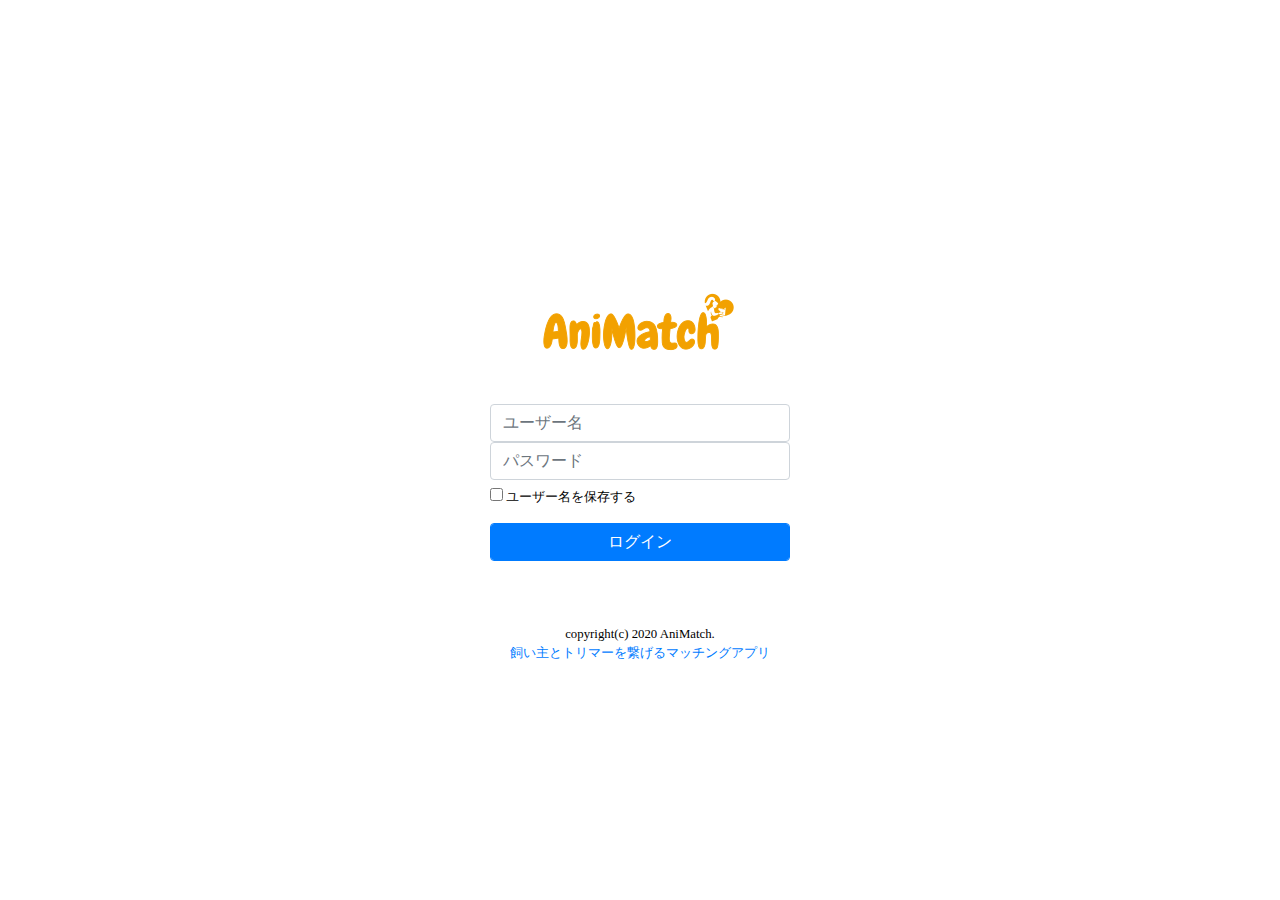
<file: 02開発/WebAniMatchApp/login.html>
<!DOCTYPE html>
<html lang="ja">
<head>
    <meta charset="UTF-8">

    <!-- ビューポートの設定 -->
    <meta name="viewport" content="width=device-width,initial-scale=1,shrink-to-fit=no">

    <title>ログイン</title>

    <!-- bootstrap -->
    <link rel="stylesheet" href="css/bootstrap/bootstrap.min.css" />

    <link rel="stylesheet" href="css/login.css" />

    <script src="js/bootstrap/jquery-3.4.1.min.js"></script>
    <script src="js/bootstrap/bootstrap.min.js"></script>
</head>

<body class="text-center d-flex flex-column justify-content-center py-5">

    <form class="mx-auto py-5 form-signin">

        <img class="mb-5" src="img/rogo/animatch.png" alt="Animatchロゴ">

        <input type="text" class="form-control" placeholder="ユーザー名">
        <input type="password" class="form-control" placeholder="パスワード">

        <div class="checkbox my-2 text-left">
            <label class="checkbox-user-info">
              <input type="checkbox" value="1">
              ユーザー名を保存する
            </label>
        </div>

        <input type="submit" class="btn btn-primary form-control" value="ログイン">

    </form>

    <div class="footer-copyright mt-3 text-center">
        copyright(c) 2020 AniMatch.
        <div>
            <a href="index.html">飼い主とトリマーを繋げるマッチングアプリ</a>
        </div>
    </div>

</body>
</html>
</file>
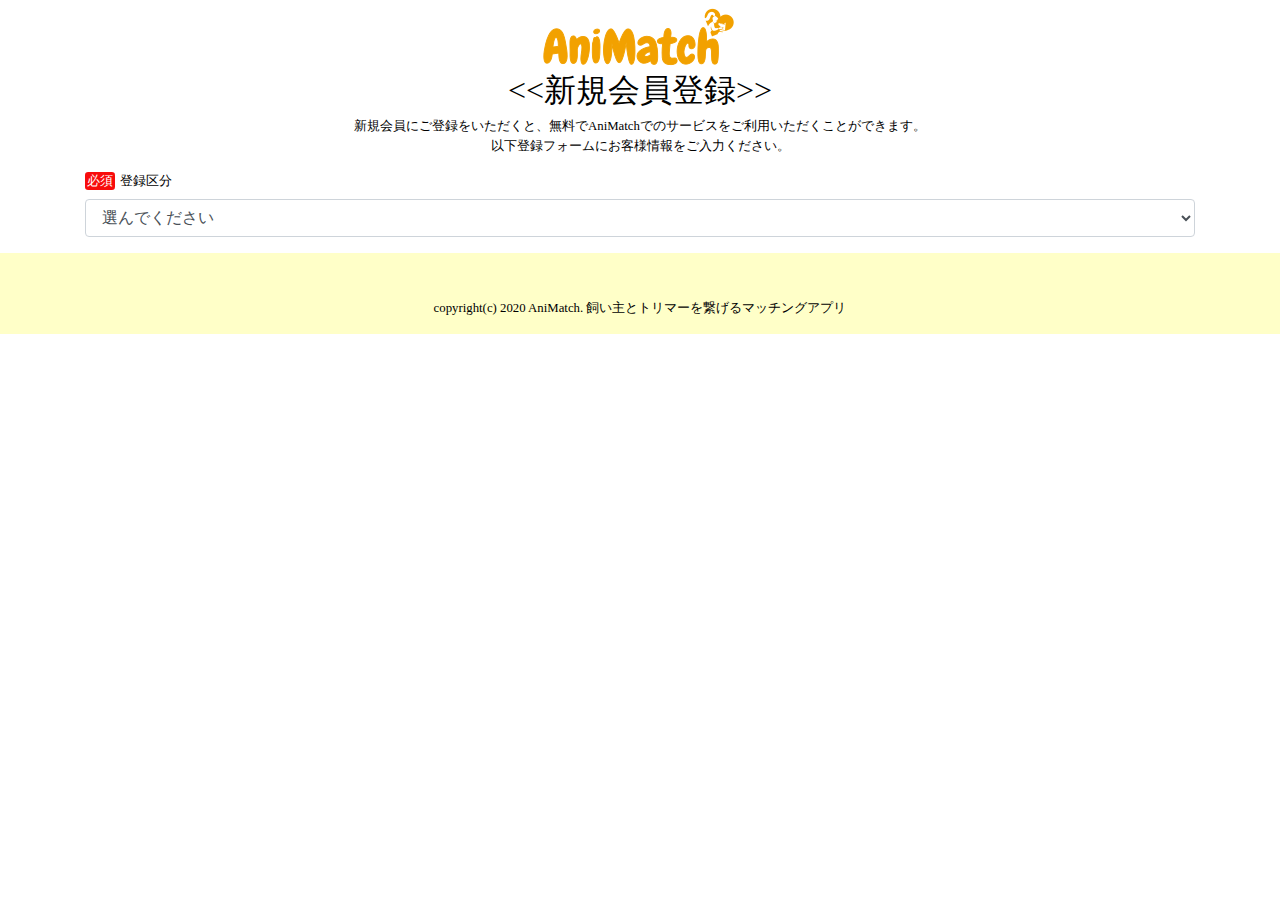
<file: 02開発/WebAniMatchApp/regist.html>
<!DOCTYPE html>
<html lang="ja">
<head>
    <meta charset="UTF-8">

    <!-- ビューポートの設定 -->
    <meta name="viewport" content="width=device-width,initial-scale=1">

    <title>新規会員登録</title>

    <!-- plugin -->
    <link href="https://use.fontawesome.com/releases/v5.6.1/css/all.css" rel="stylesheet">

    <!-- bootstrap -->
    <link rel="stylesheet" href="css/bootstrap/bootstrap.min.css" />
    <!-- bootstrap datepicker -->
    <link rel="stylesheet" type="text/css" href="css/bootstrap/bootstrap-datepicker.min.css">

    <!-- plugin dropify -->
    <link rel="stylesheet" type="text/css" href="css/plugin/dropify/dropify.css">

    <!-- plugin multipicker -->
    <link rel="stylesheet" type="text/css" href="css/plugin/multipicker/multipicker.min.css">

    <link rel="stylesheet" href="css/commons/page-content.css" />
    <link rel="stylesheet" href="css/regist.css" />

    <!-- bootstrap -->
    <!-- pluginより先読み -->
    <script src="js/bootstrap/jquery-3.4.1.min.js"></script>
    <script src="js/bootstrap/bootstrap.bundle.min.js"></script>
    <script src="js/bootstrap/bootstrap.min.js"></script>
    <!-- bootstrap datepicker -->
    <script type="text/javascript" src="js/bootstrap/bootstrap-datepicker.min.js"></script>
    <script type="text/javascript" src="js/locales/bootstrap-datepicker.ja.min.js"></script>

    <!-- plugin dropify -->
    <script src="js/plugin/dropify/dropify.js"></script>

    <!-- plugin multipicker -->
    <script src="js/plugin/multipicker/multipicker.min.js"></script>

    <script src="js/commons/pageMove.js"></script>
    <script src="js/regist.js"></script>


</head>
<body>


    <!--グリッドシステム-->
    <div class="container">

        <div class="text-center">

            <div>
                <img src="img/rogo/animatch.png" alt="Animatchロゴ">
            </div>

            <h2>
                &lt;&lt;新規会員登録&gt;&gt;
            </h2>

            <p>
                新規会員にご登録をいただくと、無料でAniMatchでのサービスをご利用いただくことができます。<br>
                以下登録フォームにお客様情報をご入力ください。
            </p>

        </div>

        <!--入力フォーム-->
        <form>

            <div class="form-group">
                <label class="required-item" for="regist-type">登録区分</label>
                <select name="regist-type" id="regist-type" class="form-control">
                    <option value="">選んでください</option>
                    <option value="1">飼い主</option>
                    <option value="2">トリマー</option>
                </select>
            </div>

            <div class="form-common">
                <h3 class="mb-3">
                    会員情報
                </h3>
            </div>

            <div class="form-row form-common">

                <div class="form-group col-md-4">
                    <label class="control-label required-item">ラストネーム</label>
                    <input type="text" class="form-control col-md col-sm-5" placeholder="ヤマダ">
                </div>

                <div class="form-group col-md-4">
                    <label class="control-label required-item">ファーストネーム</label>
                    <input type="text" class="form-control col-md col-sm-5" placeholder="タロウ">
                </div>

            </div>

            <p class="mb-1 form-common">性別</p>

            <div class="custom-control custom-radio custom-control-inline form-common">
                <input type="radio" id="radio-man" name="radio-gender" class="custom-control-input">
                <label class="custom-control-label custom-radio-label" for="radio-man">男性</label>
            </div>

            <div class="custom-control custom-radio custom-control-inline form-common">
                <input type="radio" id="radio-woman" name="radio-gender" class="custom-control-input">
                <label class="custom-control-label custom-radio-label" for="radio-woman">女性</label>
            </div>

            <div class="form-row mt-3 form-common">
                <div class="form-group col-md-4 col-sm-5">
                    <label class="control-label required-item">生年月日</label>
                    <input type="text" class="form-control plugin-datepicker">
                </div>
            </div>

            <div class="form-row form-common">

                <div class="form-group col-md-4 col-sm-5">
                    <label class="control-label required-item">ユーザー名</label>
                    <input type="text" class="form-control">
                </div>

                <div class="form-group col-md-4">

                    <label class="control-label required-item">パスワード</label>
                    <input type="password" class="form-control col-md col-sm-5">

                    <label class="control-label mt-2 required-item">再入力</label>
                    <input type="password" class="form-control col-md col-sm-5">

                </div>

            </div>

            <div class="form-owner">
                <h3 class="mb-3">
                    お住まい情報
                </h3>
            </div>

            <div class="form-trimmer">
                <h3 class="mb-3">
                    お店情報
                </h3>
            </div>

            <div class="form-row form-common">

                <div class="form-group col-md-3">
                    <label class="control-label required-item" for="postal-code">郵便番号</label>
                    <input type="text" name="postal-code" class="form-control col-md col-sm-3" placeholder="9991234" id="postal-code" maxlength="7">
                </div>

                <div class="form-group col-md-3 col-sm-5">
                    <label class="control-label required-item" for="prefectures">住所&ndash;都道府県</label>
                    <select name="prefectures" id="prefectures" class="custom-select form-control">
                        <option value="">選んでください</option>
                        <option value="1">北海道</option>
                        <option value="2">青森県</option>
                        <option value="3">岩手県</option>
                        <option value="4">宮城県</option>
                        <option value="5">秋田県</option>
                        <option value="6">山形県</option>
                        <option value="7">福島県</option>
                        <option value="8">茨城県</option>
                        <option value="9">栃木県</option>
                        <option value="10">群馬県</option>
                        <option value="11">埼玉県</option>
                        <option value="12">千葉県</option>
                        <option value="13">東京都</option>
                        <option value="14">神奈川県</option>
                        <option value="15">新潟県</option>
                        <option value="16">富山県</option>
                        <option value="17">石川県</option>
                        <option value="18">福井県</option>
                        <option value="19">山梨県</option>
                        <option value="20">長野県</option>
                        <option value="21">岐阜県</option>
                        <option value="22">静岡県</option>
                        <option value="23">愛知県</option>
                        <option value="24">三重県</option>
                        <option value="25">滋賀県</option>
                        <option value="26">京都府</option>
                        <option value="27">大阪府</option>
                        <option value="28">兵庫県</option>
                        <option value="29">奈良県</option>
                        <option value="30">和歌山県</option>
                        <option value="31">鳥取県</option>
                        <option value="32">島根県</option>
                        <option value="33">岡山県</option>
                        <option value="34">広島県</option>
                        <option value="35">山口県</option>
                        <option value="36">徳島県</option>
                        <option value="37">香川県</option>
                        <option value="38">愛媛県</option>
                        <option value="39">高知県</option>
                        <option value="40">福岡県</option>
                        <option value="41">佐賀県</option>
                        <option value="42">長崎県</option>
                        <option value="43">熊本県</option>
                        <option value="44">大分県</option>
                        <option value="45">宮崎県</option>
                        <option value="46">鹿児島県</option>
                        <option value="47">沖縄県</option>
                    </select>
                </div>

                <div class="form-group col-md-3">
                    <label class="control-label required-item" for="cities">住所&ndash;市区町村</label>
                    <input type="text" name="cities" id="cities" class="form-control col-md col-sm-3" maxlength="6">
                </div>

            </div>

            <div class="form-row form-common">
                <div class="form-group col-md-5 col-sm-6">
                    <label class="control-label required-item">メールアドレス</label>
                    <input type="email" class="form-control" placeholder="xxxxxxx@xx.xx.xx" maxlength="254">
                </div>
            </div>

            <div class="form-row form-common">
                <div class="form-group col-md-4 col-sm-5">
                    <label class="control-label required-item">電話番号</label>
                    <input type="tel" class="form-control" placeholder="09012345678" maxlength="11">
                </div>
            </div>

            <div class="form-owner">
                <h3 class="mb-3">
                    ペット情報
                </h3>
            </div>

            <div class="form-group form-common">
                <label class="control-label">イメージ画像</label>
                <input type="file" class="plugin-dropify" name="file">
            </div>

            <div class="form-row form-owner">
                <div class="form-group col-md-4 col-sm-5">
                    <label class="control-label">ニックネーム</label>
                    <input type="text" class="form-control" placeholder="シロ">
                </div>
            </div>

            <p class="mb-1 form-owner">性別</p>

            <div class="custom-control custom-radio custom-control-inline form-owner">
                <input type="radio" id="radio-male" name="radio-sex" class="custom-control-input">
                <label class="custom-control-label custom-radio-label" for="radio-male">オス</label>
            </div>

            <div class="custom-control custom-radio custom-control-inline form-owner">
                <input type="radio" id="radio-female" name="radio-sex" class="custom-control-input">
                <label class="custom-control-label custom-radio-label" for="radio-female">メス</label>
            </div>

            <div class="form-row mt-3 form-owner">
                <div class="form-group col-md-3 col-sm-5">
                    <label class="control-label">種別</label>
                    <select name="type-pet" class="custom-select form-control">
                        <option value="">選んでください</option>
                        <option value="1">犬</option>
                        <option value="2">猫</option>
                    </select>
                </div>
            </div>

            <div class="form-row form-owner">
                <div class="form-group col-md-2 col-sm-3">
                    <label class="control-label">体重&ndash;&#13199;</label>
                    <input type="text" class="form-control" placeholder="23" maxlength="6">
                </div>
            </div>

            <div class="form-row form-trimmer">
                <div class="form-group col-md-4 col-sm-6">
                    <label class="control-label required-item">店名</label>
                    <input type="text" class="form-control" placeholder="ペットサロン ヤマダ">
                </div>
            </div>

            <div class="form-group form-trimmer">
                <label class="control-label">営業時間</label>
                <div>
                    <ul class="plugin-multipicker">
                        <li>日</li>
                        <li>月</li>
                        <li>火</li>
                        <li>水</li>
                        <li>木</li>
                        <li>金</li>
                        <li>土</li>
                    </ul>
                </div>
            </div>

            <div class="form-row form-trimmer-business-hours day-val-0">

                <h3 class="pt-3">日曜日</h3>

                <div class="form-group col-lg-1">
                    <label class="control-label">開始時間</label>
                    <input type="time" class="form-control col-lg col-md-2 col-sm-3">
                </div>

                <div class="form-group col-lg-1">
                    <label class="control-label">終了時間</label>
                    <input type="time" class="form-control col-lg col-md-2 col-sm-3">
                </div>

                <div class="form-group col-lg-5">
                    <label class="control-label">補足</label>
                    <textarea class="form-control col-lg col-md-6 col-sm-7" placeholder="第一日曜日は休業。"></textarea>
                </div>

            </div>

            <div class="form-row form-trimmer-business-hours day-val-1">

                <h3 class="pt-3">月曜日</h3>

                <div class="form-group col-lg-1">
                    <label class="control-label">開始時間</label>
                    <input type="time" class="form-control col-lg col-md-2 col-sm-3">
                </div>

                <div class="form-group col-lg-1">
                    <label class="control-label">終了時間</label>
                    <input type="time" class="form-control col-lg col-md-2 col-sm-3">
                </div>

                <div class="form-group col-lg-5">
                    <label class="control-label">補足</label>
                    <textarea class="form-control col-lg col-md-6 col-sm-7" placeholder="第一月曜日は休業。"></textarea>
                </div>

            </div>

            <div class="form-row form-trimmer-business-hours day-val-2">

                <h3 class="pt-3">火曜日</h3>

                <div class="form-group col-lg-1">
                    <label class="control-label">開始時間</label>
                    <input type="time" class="form-control col-lg col-md-2 col-sm-3">
                </div>

                <div class="form-group col-lg-1">
                    <label class="control-label">終了時間</label>
                    <input type="time" class="form-control col-lg col-md-2 col-sm-3">
                </div>

                <div class="form-group col-lg-5">
                    <label class="control-label">補足</label>
                    <textarea class="form-control col-lg col-md-6 col-sm-7" placeholder="第一火曜日は休業。"></textarea>
                </div>

            </div>

            <div class="form-row form-trimmer-business-hours day-val-3">

                <h3 class="pt-3">水曜日</h3>

                <div class="form-group col-lg-1">
                    <label class="control-label">開始時間</label>
                    <input type="time" class="form-control col-lg col-md-2 col-sm-3">
                </div>

                <div class="form-group col-lg-1">
                    <label class="control-label">終了時間</label>
                    <input type="time" class="form-control col-lg col-md-2 col-sm-3">
                </div>

                <div class="form-group col-lg-5">
                    <label class="control-label">補足</label>
                    <textarea class="form-control col-lg col-md-6 col-sm-7" placeholder="第一水曜日は休業。"></textarea>
                </div>

            </div>

            <div class="form-row form-trimmer-business-hours day-val-4">

                <h3 class="pt-3">木曜日</h3>

                <div class="form-group col-lg-1">
                    <label class="control-label">開始時間</label>
                    <input type="time" class="form-control col-lg col-md-2 col-sm-3">
                </div>

                <div class="form-group col-lg-1">
                    <label class="control-label">終了時間</label>
                    <input type="time" class="form-control col-lg col-md-2 col-sm-3">
                </div>

                <div class="form-group col-lg-5">
                    <label class="control-label">補足</label>
                    <textarea class="form-control col-lg col-md-6 col-sm-7" placeholder="第一木曜日は休業。"></textarea>
                </div>

            </div>

            <div class="form-row form-trimmer-business-hours day-val-5">

                <h3 class="pt-3">金曜日</h3>

                <div class="form-group col-lg-1">
                    <label class="control-label">開始時間</label>
                    <input type="time" class="form-control col-lg col-md-2 col-sm-3">
                </div>

                <div class="form-group col-lg-1">
                    <label class="control-label">終了時間</label>
                    <input type="time" class="form-control col-lg col-md-2 col-sm-3">
                </div>

                <div class="form-group col-lg-5">
                    <label class="control-label">補足</label>
                    <textarea class="form-control col-lg col-md-6 col-sm-7" placeholder="第一金曜日は休業。"></textarea>
                </div>

            </div>

            <div class="form-row form-trimmer-business-hours day-val-6">

                <h3 class="pt-3">土曜日</h3>

                <div class="form-group col-lg-1">
                    <label class="control-label">開始時間</label>
                    <input type="time" class="form-control col-lg col-md-2 col-sm-3">
                </div>

                <div class="form-group col-lg-1">
                    <label class="control-label">終了時間</label>
                    <input type="time" class="form-control col-lg col-md-2 col-sm-3">
                </div>

                <div class="form-group col-lg-5">
                    <label class="control-label">補足</label>
                    <textarea class="form-control col-lg col-md-6 col-sm-7" placeholder="第一土曜日は休業。"></textarea>
                </div>

            </div>

            <div class="form-row form-trimmer">
                <div class="form-group col-md-2 col-sm-3">
                    <label class="control-label">従業員数&ndash;人</label>
                    <input type="text" class="form-control" placeholder="20" maxlength="6">
                </div>
            </div>

            <div class="form-group form-owner">
                <label class="control-label">備考</label>
                <textarea class="form-control" rows="10" placeholder="トリマーに伝えておきたいことを書いてください"></textarea>
            </div>

            <div class="form-group form-trimmer">
                <label class="control-label">コース・値段</label>
                <textarea class="form-control" rows="10" placeholder="サービスの詳細を書いてください"></textarea>
            </div>

            <div class="form-group form-trimmer">
                <label class="control-label">こだわりポイント</label>
                <textarea class="form-control" rows="10" placeholder="セールスポイントを書いてください"></textarea>
            </div>

            <div class="form-group form-common">
                <input type="submit" class="btn btn-primary" value="新規登録">
            </div>

        </form>

    </div>


    <!--フッター-->
    <footer>
        <div class="d-flex justify-content-end pr-3 footer-top">
            <a class="footer-top-content move-page-top" href="#">
                <img src="img/icon/return_top.png" alt="トップへ戻るアイコン"> <strong>新規会員登録の上部へ戻る</strong>
            </a>
        </div>


        <div class="footer-copyright text-center py-3">
            copyright(c) 2020 AniMatch.
            <a href="index.html">飼い主とトリマーを繋げるマッチングアプリ</a>
        </div>
    </footer>


    <script>

        $(document).ready(function(){
            //bootstrap datepicker
            $('.plugin-datepicker').datepicker({
                format: 'yyyy/mm/dd',
                language:'ja',
                orientation: 'bottom'
            });

            //plugin dropify
            $('.plugin-dropify').dropify();

            //plugin multipicker
            $('.plugin-multipicker').multiPicker({
                'selector' : 'li',
                //アクション:「営業時間」の営業日選択値が変更される
                'onSelect' : function (elm, val) {
                        $('.day-val-' + val).show();
                    },

                'onUnselect' : function (elm, val) {
                        $('.day-val-' + val).hide();
                    }
            });
        });

    </script>


</body>
</html>
</file>
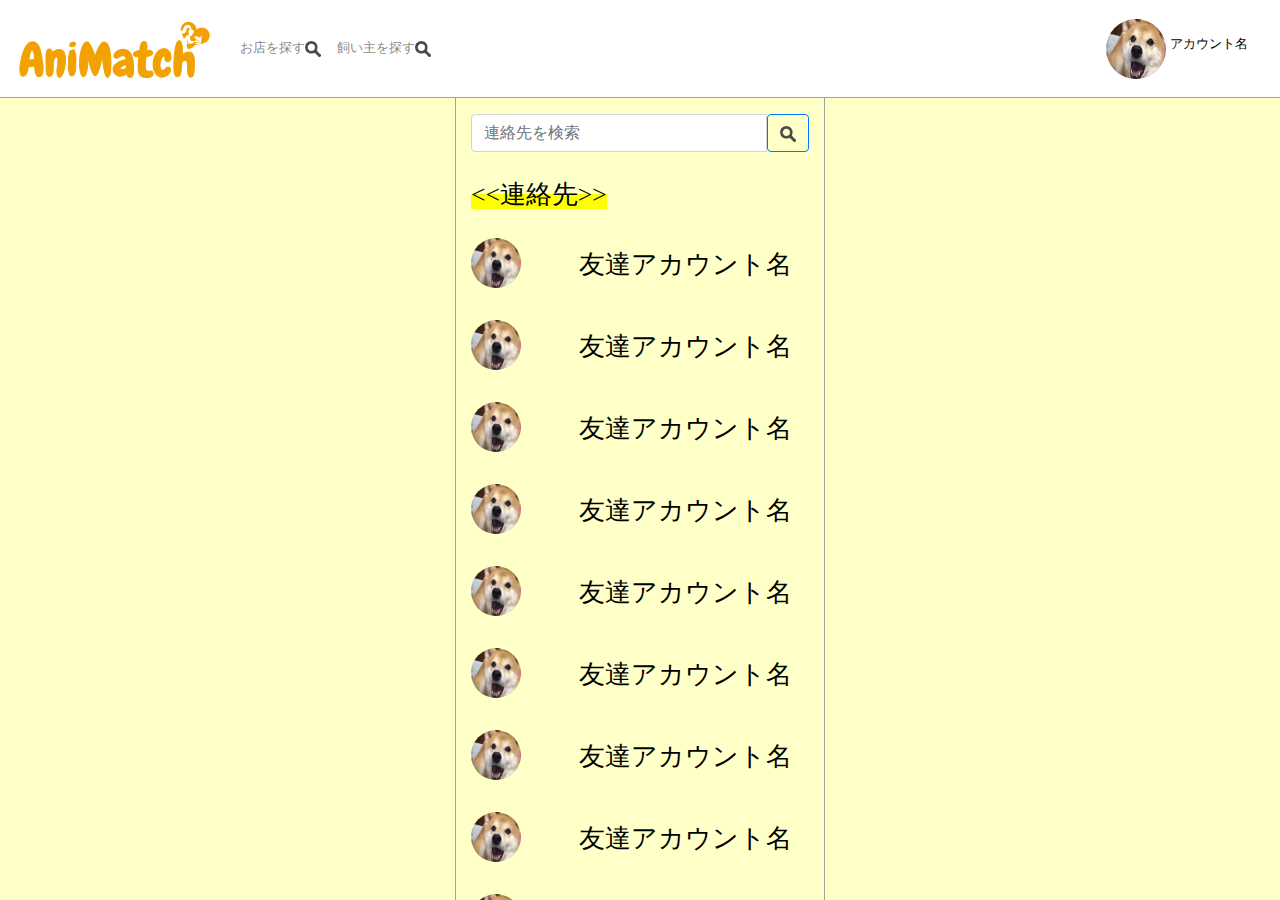
<file: 02開発/WebAniMatchApp/dmessage/contact-inf.html>
<!DOCTYPE html>
<html lang="ja">
<head>
    <meta charset="UTF-8">

    <!-- ビューポートの設定 -->
    <meta name="viewport" content="width=device-width,initial-scale=1">

    <title>ダイレクトメッセージ</title>

    <!-- bootstrap -->
    <link rel="stylesheet" href="../css/bootstrap/bootstrap.min.css" />

    <link rel="stylesheet" href="../css/dmessage.css" />

    <!-- bootstrap -->
    <script src="../js/bootstrap/jquery-3.4.1.min.js"></script>
    <script src="../js/bootstrap/bootstrap.min.js"></script>

    <script src="../js/dmessage.js"></script>

</head>
<body>


    <!--ヘッダー-->
    <header>
        <!--ナビゲーショントグル-->
        <nav class="navbar navbar-expand-md navbar-light bg-white">

            <a class="navbar-brand" href="../index.html">
                <img src="../img/rogo/animatch.png" alt="Animatchロゴ">
            </a>
            <button class="navbar-toggler" type="button" data-toggle="collapse" data-target="#navbar-supported-content" aria-controls="navbar-supported-content" aria-expanded="false" aria-label="Toggle navigation">
                <span class="navbar-toggler-icon"></span>
            </button>

            <div class="collapse navbar-collapse collapse-item" id="navbar-supported-content">
                <ul class="navbar-nav mr-auto">
                    <li class="nav-item"><a class="nav-link" href="../search/search-owner.html">お店を探す<img src="../img/icon/search.png" alt="検索アイコン"></a></li>
                    <li class="nav-item"><a class="nav-link" href="../search/search-trimmer.html">飼い主を探す<img src="../img/icon/search.png" alt="検索アイコン"></a></li>
                </ul>
                <ul class="navbar-nav ml-auto mr-3">
                    <li class="nav-item"><img src="../img/dmessage/sample_20200501.jpg" alt="自己アカウント画像" class="rounded-circle nav-item-account-img"></li>
                    <li class="nav-item"><p class="pl-1 pt-3">アカウント名</p></li>
                </ul>
            </div>

        </nav>
    </header>


    <!--メイン-->
    <main>

        <!--グリッドシステム-->
        <div class="container">

            <div class="row">

                <div class="col-10 col-md-8 col-lg-6 col-xl-4 offset-1 offset-md-2 offset-lg-3 offset-xl-4 px-0 main-center-block">

                    <div class="row">

                        <div class="input-group my-3 col-12">
                            <input type="text" class="form-control" placeholder="連絡先を検索">
                            <span class="input-group-btn">
                                <button type="button" class="btn btn-outline-primary"><img src="../img/icon/search.png" alt="検索アイコン"></button>
                            </span>
                        </div>

                    </div>

                    <div class="row mt-2">

                        <div class="col-12">

                            <span class="main-center-content-header">&lt;&lt;連絡先&gt;&gt;</span>

                        </div>

                    </div>

                    <div class="mt-2">

                        <div class="row py-3 main-center-content-account-block">

                            <div class="col-4 pr-0">
                                <img src="../img/dmessage/sample_20200501.jpg" alt="友達アカウント画像" class="rounded-circle main-center-content-account-img">
                            </div>

                            <div class="col-8 pl-0 pt-2">
                                <span class="main-center-content-account-name">友達アカウント名</span>
                            </div>

                        </div>

                        <div class="row py-3 main-center-content-account-block">

                            <div class="col-4 pr-0">
                                <img src="../img/dmessage/sample_20200501.jpg" alt="友達アカウント画像" class="rounded-circle main-center-content-account-img">
                            </div>

                            <div class="col-8 pl-0 pt-2">
                                <span class="main-center-content-account-name">友達アカウント名</span>
                            </div>

                        </div>

                        <div class="row py-3 main-center-content-account-block">

                            <div class="col-4 pr-0">
                                <img src="../img/dmessage/sample_20200501.jpg" alt="友達アカウント画像" class="rounded-circle main-center-content-account-img">
                            </div>

                            <div class="col-8 pl-0 pt-2">
                                <span class="main-center-content-account-name">友達アカウント名</span>
                            </div>

                        </div>

                        <div class="row py-3 main-center-content-account-block">

                            <div class="col-4 pr-0">
                                <img src="../img/dmessage/sample_20200501.jpg" alt="友達アカウント画像" class="rounded-circle main-center-content-account-img">
                            </div>

                            <div class="col-8 pl-0 pt-2">
                                <span class="main-center-content-account-name">友達アカウント名</span>
                            </div>

                        </div>

                        <div class="row py-3 main-center-content-account-block">

                            <div class="col-4 pr-0">
                                <img src="../img/dmessage/sample_20200501.jpg" alt="友達アカウント画像" class="rounded-circle main-center-content-account-img">
                            </div>

                            <div class="col-8 pl-0 pt-2">
                                <span class="main-center-content-account-name">友達アカウント名</span>
                            </div>

                        </div>

                        <div class="row py-3 main-center-content-account-block">

                            <div class="col-4 pr-0">
                                <img src="../img/dmessage/sample_20200501.jpg" alt="友達アカウント画像" class="rounded-circle main-center-content-account-img">
                            </div>

                            <div class="col-8 pl-0 pt-2">
                                <span class="main-center-content-account-name">友達アカウント名</span>
                            </div>

                        </div>

                        <div class="row py-3 main-center-content-account-block">

                            <div class="col-4 pr-0">
                                <img src="../img/dmessage/sample_20200501.jpg" alt="友達アカウント画像" class="rounded-circle main-center-content-account-img">
                            </div>

                            <div class="col-8 pl-0 pt-2">
                                <span class="main-center-content-account-name">友達アカウント名</span>
                            </div>

                        </div>

                        <div class="row py-3 main-center-content-account-block">

                            <div class="col-4 pr-0">
                                <img src="../img/dmessage/sample_20200501.jpg" alt="友達アカウント画像" class="rounded-circle main-center-content-account-img">
                            </div>

                            <div class="col-8 pl-0 pt-2">
                                <span class="main-center-content-account-name">友達アカウント名</span>
                            </div>

                        </div>

                        <div class="row py-3 main-center-content-account-block">

                            <div class="col-4 pr-0">
                                <img src="../img/dmessage/sample_20200501.jpg" alt="友達アカウント画像" class="rounded-circle main-center-content-account-img">
                            </div>

                            <div class="col-8 pl-0 pt-2">
                                <span class="main-center-content-account-name">友達アカウント名</span>
                            </div>

                        </div>

                        <div class="row py-3 main-center-content-account-block">

                            <div class="col-4 pr-0">
                                <img src="../img/dmessage/sample_20200501.jpg" alt="友達アカウント画像" class="rounded-circle main-center-content-account-img">
                            </div>

                            <div class="col-8 pl-0 pt-2">
                                <span class="main-center-content-account-name">友達アカウント名</span>
                            </div>

                        </div>

                        <div class="row py-3 main-center-content-account-block">

                            <div class="col-4 pr-0">
                                <img src="../img/dmessage/sample_20200501.jpg" alt="友達アカウント画像" class="rounded-circle main-center-content-account-img">
                            </div>

                            <div class="col-8 pl-0 pt-2">
                                <span class="main-center-content-account-name">友達アカウント名</span>
                            </div>

                        </div>

                        <div class="row py-3 main-center-content-account-block">

                            <div class="col-4 pr-0">
                                <img src="../img/dmessage/sample_20200501.jpg" alt="友達アカウント画像" class="rounded-circle main-center-content-account-img">
                            </div>

                            <div class="col-8 pl-0 pt-2">
                                <span class="main-center-content-account-name">友達アカウント名</span>
                            </div>

                        </div>

                        <div class="row py-3 main-center-content-account-block">

                            <div class="col-4 pr-0">
                                <img src="../img/dmessage/sample_20200501.jpg" alt="友達アカウント画像" class="rounded-circle main-center-content-account-img">
                            </div>

                            <div class="col-8 pl-0 pt-2">
                                <span class="main-center-content-account-name">友達アカウント名</span>
                            </div>

                        </div>

                        <div class="row py-3 main-center-content-account-block">

                            <div class="col-4 pr-0">
                                <img src="../img/dmessage/sample_20200501.jpg" alt="友達アカウント画像" class="rounded-circle main-center-content-account-img">
                            </div>

                            <div class="col-8 pl-0 pt-2">
                                <span class="main-center-content-account-name">友達アカウント名</span>
                            </div>

                        </div>

                        <div class="row py-3 main-center-content-account-block">

                            <div class="col-4 pr-0">
                                <img src="../img/dmessage/sample_20200501.jpg" alt="友達アカウント画像" class="rounded-circle main-center-content-account-img">
                            </div>

                            <div class="col-8 pl-0 pt-2">
                                <span class="main-center-content-account-name">友達アカウント名</span>
                            </div>

                        </div>

                        <div class="row py-3 main-center-content-account-block">

                            <div class="col-4 pr-0">
                                <img src="../img/dmessage/sample_20200501.jpg" alt="友達アカウント画像" class="rounded-circle main-center-content-account-img">
                            </div>

                            <div class="col-8 pl-0 pt-2">
                                <span class="main-center-content-account-name">友達アカウント名</span>
                            </div>

                        </div>

                        <div class="row py-3 main-center-content-account-block">

                            <div class="col-4 pr-0">
                                <img src="../img/dmessage/sample_20200501.jpg" alt="友達アカウント画像" class="rounded-circle main-center-content-account-img">
                            </div>

                            <div class="col-8 pl-0 pt-2">
                                <span class="main-center-content-account-name">友達アカウント名</span>
                            </div>

                        </div>

                        <div class="row py-3 main-center-content-account-block">

                            <div class="col-4 pr-0">
                                <img src="../img/dmessage/sample_20200501.jpg" alt="友達アカウント画像" class="rounded-circle main-center-content-account-img">
                            </div>

                            <div class="col-8 pl-0 pt-2">
                                <span class="main-center-content-account-name">友達アカウント名</span>
                            </div>

                        </div>

                    </div>

                </div>

            </div>
        </div>
    </main>


</body>
</html>
</file>
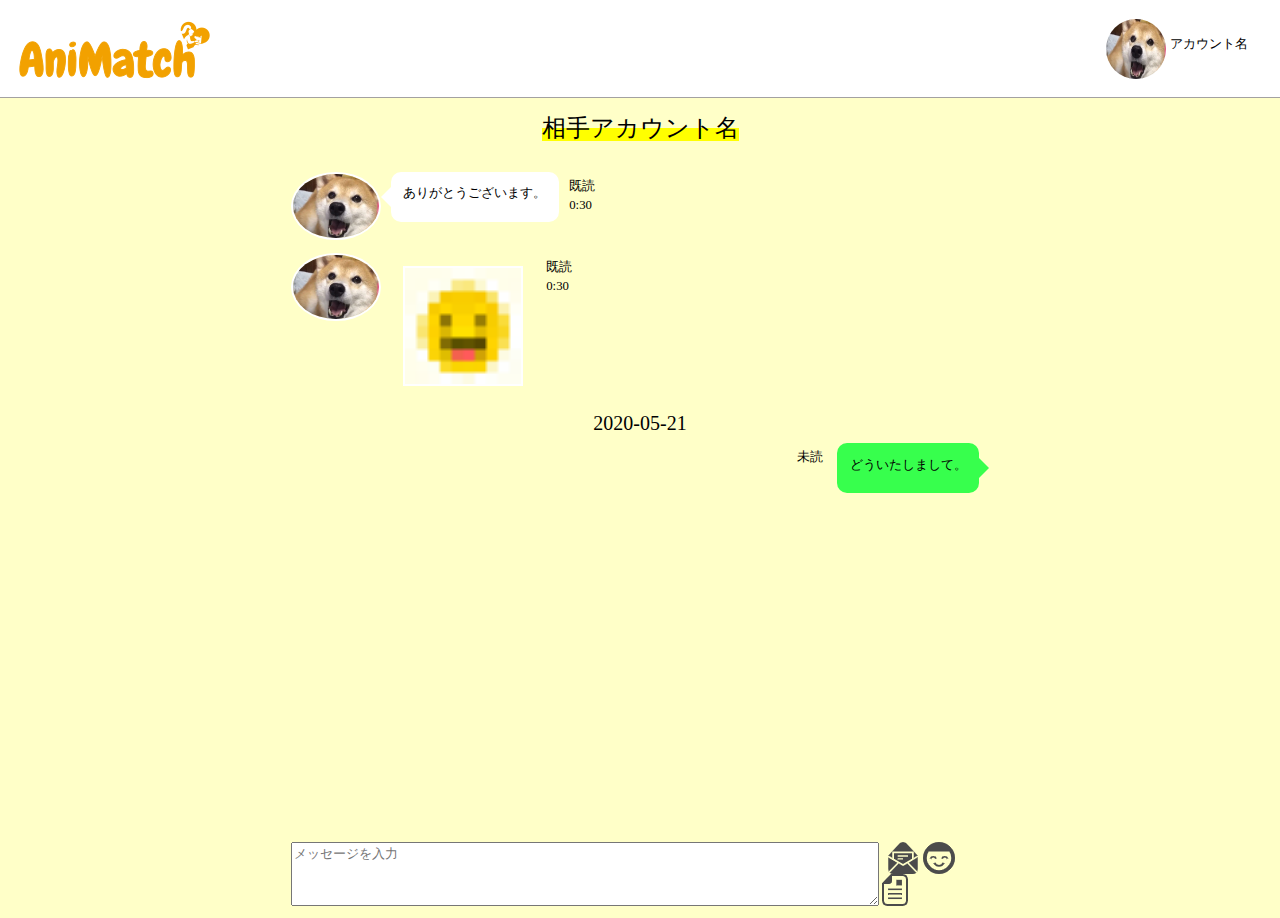
<file: 02開発/WebAniMatchApp/dmessage/message.html>
<!DOCTYPE html>
<html lang="ja">
<head>
    <meta charset="UTF-8">

    <!-- ビューポートの設定 -->
    <meta name="viewport" content="width=device-width,initial-scale=1">

    <title>ダイレクトメッセージ</title>

    <!-- bootstrap -->
    <link rel="stylesheet" href="../css/bootstrap/bootstrap.min.css" />

    <link rel="stylesheet" href="../css/dmessage.css" />

    <!-- bootstrap -->
    <script src="../js/bootstrap/jquery-3.4.1.min.js"></script>
    <script src="../js/bootstrap/bootstrap.min.js"></script>

    <script src="../js/dmessage.js"></script>

</head>
<body>


    <!--ヘッダー-->
    <header>
        <!--ナビゲーショントグル-->
        <nav class="navbar navbar-expand-md navbar-light bg-white">

            <a class="navbar-brand" href="../index.html">
                <img src="../img/rogo/animatch.png" alt="Animatchロゴ">
            </a>
            <button class="navbar-toggler" type="button" data-toggle="collapse" data-target="#navbar-supported-content" aria-controls="navbar-supported-content" aria-expanded="false" aria-label="Toggle navigation">
                <span class="navbar-toggler-icon"></span>
            </button>

            <div class="collapse navbar-collapse collapse-item" id="navbar-supported-content">
                <ul class="navbar-nav ml-auto mr-3">
                    <li class="nav-item"><img src="../img/dmessage/sample_20200501.jpg" alt="自己アカウント画像" class="rounded-circle nav-item-account-img"></li>
                    <li class="nav-item"><p class="pl-1 pt-3">アカウント名</p></li>
                </ul>
            </div>

        </nav>
    </header>


    <!--メイン-->
    <main>

        <div class="my-3 text-center">
            <h4><span class="chat-header-content">相手アカウント名</span></h1>
        </div>

        <div id="chat-frame" class="scrollarea">

            <p class="chat-talk">

                <span class="talk-icon">
                    <img src="../img/dmessage/sample_20200501.jpg" alt="相手アカウント画像"/>
                </span>

                <span class="talk-content">ありがとうございます。</span>

                <span class="talk-date">既読<br>0:30</span>

            </p>

            <p class="chat-talk">

                <span class="talk-icon">
                    <img src="../img/dmessage/sample_20200501.jpg" alt="相手アカウント画像"/>
                </span>

                <span class="talk-content-stamp">
                    <img src="../img/dmessage/dmessage_pictograph/sample_pictograph_01.PNG" alt="スタンプ絵文字"/>
                </span>

                <span class="talk-date">既読<br>0:30</span>

            </p>

            <h5 class="text-center my-2">
                2020-05-21
            </h4>

            <p class="chat-talk mytalk">

                <span class="talk-content">どういたしまして。</span>

                <span class="talk-date">未読</span>

            </p>

        </div>

    </main>


    <footer>

        <div class="footer-block">

            <!-- 隠しタグ -->
            <input type="file" accept=".jpg,.jpeg,.png,.gif" class="message-form-send-file"/>

            <!-- 隠しタグ -->
            <div class="message-form-send-file-area">

                <div class="d-flex">

                    <div>
                        <img src="../img/icon/file_area.png" alt="添付済みファイルアイコン" class="message-form-send-file-area-img">
                    </div>

                    <div>
                        <img src="../img/icon/close.png" alt="添付済みファイル閉じるアイコン" class="message-form-send-file-area-icon-close">
                    </div>

                    <div class="my-auto message-form-send-file-area-name">

                    </div>

                </div>

            </div>

            <div class="d-flex message-form-block">

                <textarea class="message-form-area" rows="2" placeholder="メッセージを入力"></textarea>

                <div class="message-form-btn">

                    <img src="../img/icon/send.png" alt="メッセージアイコン" class="align-top message-form-send-icon-send ml-2">

                    <img src="../img/icon/stamp.png" alt="スタンプアイコン" class="align-top message-form-send-icon-stamp">

                    <img src="../img/icon/file_form.png" alt="ファイル添付アイコン" class="align-top message-form-send-icon-file">

                </div>

            </div>

            <!-- 隠しタグ -->
            <div class="message-form-send-stamp-area">

                <div>
                    <span class="border"><img src="../img/dmessage/dmessage_pictograph/sample_pictograph_01.PNG" alt="スタンプ絵文字" class="message-form-send-stamp-area-img"></span>
                    <span class="border"><img src="../img/dmessage/dmessage_pictograph/sample_pictograph_01.PNG" alt="スタンプ絵文字" class="message-form-send-stamp-area-img"></span>
                    <span class="border"><img src="../img/dmessage/dmessage_pictograph/sample_pictograph_01.PNG" alt="スタンプ絵文字" class="message-form-send-stamp-area-img"></span>
                    <span class="border"><img src="../img/dmessage/dmessage_pictograph/sample_pictograph_01.PNG" alt="スタンプ絵文字" class="message-form-send-stamp-area-img"></span>
                    <span class="border"><img src="../img/dmessage/dmessage_pictograph/sample_pictograph_01.PNG" alt="スタンプ絵文字" class="message-form-send-stamp-area-img"></span>
                </div>

                <div>
                    <span class="border"><img src="../img/dmessage/dmessage_pictograph/sample_pictograph_01.PNG" alt="スタンプ絵文字" class="message-form-send-stamp-area-img"></span>
                    <span class="border"><img src="../img/dmessage/dmessage_pictograph/sample_pictograph_01.PNG" alt="スタンプ絵文字" class="message-form-send-stamp-area-img"></span>
                    <span class="border"><img src="../img/dmessage/dmessage_pictograph/sample_pictograph_01.PNG" alt="スタンプ絵文字" class="message-form-send-stamp-area-img"></span>
                    <span class="border"><img src="../img/dmessage/dmessage_pictograph/sample_pictograph_01.PNG" alt="スタンプ絵文字" class="message-form-send-stamp-area-img"></span>
                    <span class="border"><img src="../img/dmessage/dmessage_pictograph/sample_pictograph_01.PNG" alt="スタンプ絵文字" class="message-form-send-stamp-area-img"></span>
                </div>

                <div>
                    <span class="border"><img src="../img/dmessage/dmessage_pictograph/sample_pictograph_01.PNG" alt="スタンプ絵文字" class="message-form-send-stamp-area-img"></span>
                    <span class="border"><img src="../img/dmessage/dmessage_pictograph/sample_pictograph_01.PNG" alt="スタンプ絵文字" class="message-form-send-stamp-area-img"></span>
                    <span class="border"><img src="../img/dmessage/dmessage_pictograph/sample_pictograph_01.PNG" alt="スタンプ絵文字" class="message-form-send-stamp-area-img"></span>
                    <span class="border"><img src="../img/dmessage/dmessage_pictograph/sample_pictograph_01.PNG" alt="スタンプ絵文字" class="message-form-send-stamp-area-img"></span>
                    <span class="border"><img src="../img/dmessage/dmessage_pictograph/sample_pictograph_01.PNG" alt="スタンプ絵文字" class="message-form-send-stamp-area-img"></span>
                </div>

            </div>

        </div>

    </footer>


</body>
</html>
</file>
<file: 02開発/WebAniMatchApp/css/main.css>
/* 全体 */
html {
    overflow-y:scroll;
}

body {
    font-family:fantasy;
    font-size:80%;
    color:rgb(0, 0, 0);
}

.row {
    margin-right:0;
    margin-left:0;
}

img {
    border:0;
}

a {
    color:rgb(0, 0, 0);
    text-decoration:none;
}


/* メイン */
.main-section-content-search,.main-section-content-message:hover {
    cursor:pointer;
}

main {
    background-color:rgb(255, 255, 255);
}

.jumbotron {
    height: 650px;
    background-image:url("../img/main/banner.jpg");
    background-size:cover;
    background-position:center 50%;
    margin-bottom:0;
}

.jumbotron-content-message-img {
    zoom:2;
}

.jumbotron-content-message-writing {
    display:inline-block;
    position:absolute;
    left:33%;
	bottom:0;
}

.main-center-block:hover {
    cursor:pointer;
}

.main-center {
    background-color:rgb(255, 255, 200);
}

.main-center-header-content {
    background:linear-gradient(transparent 50%, yellow 50%);
}

.main-center-explation-img-content {
    max-height:200px;
}

.main-center-explation-content {
    font-size:180%;
}


/* フッター */
footer {
    background-color:rgb(255, 255, 200);
}

.footer-top {
    min-height:30px;
}


/*　画面サイズが767pxまではここを読み込む　*/
@media screen and (max-width:767px) {
    /* ヘッダー */
    .collapse-item {
        text-align:right;
    }

    .collapse-item-btn-search {
        margin-bottom:5px
    }

    .collapse-item-btn-search {
        margin-top:5px;
        margin-bottom:10px;
    }


    /* メイン */
    .jumbotron {
        height:420px;
    }
}
</file>
<file: 02開発/WebAniMatchApp/css/dmessage.css>
/* 全体 */
body {
    font-family:fantasy;
    font-size:80%;
    color:rgb(0, 0, 0);
}

.row {
    margin-right:0;
    margin-left:0;
}

img {
    border:0;
}

a {
    color:rgb(0, 0, 0);
    text-decoration:none;
}

/* ヘッダー */
.nav-item-account-img {
    width:60px;
    height:60px;
}

/* メイン */
main {
    background-color:rgb(255, 255, 200);
    border-top:solid 1px rgb(163, 161, 161);
}

/* フッター */
footer {
    background-color:rgb(255, 255, 200);
}

/* contact-inf.html */
/* メイン */
.main-center-block {
    border-right:solid 1px rgb(163, 161, 161);
    border-left:solid 1px rgb(163, 161, 161);
    height:calc(100vh - 98px);
    overflow-y:auto;
}

.main-center-content-header {
    background:linear-gradient(transparent 50%, yellow 50%);
    font-size:1.6rem;
}

.main-center-content-account-block:hover {
    cursor:pointer;
    background-color:rgb(255, 255, 0);
}

.main-center-content-account-img {
    width:50px;
    height:50px;
}

.main-center-content-account-name {
    font-size:1.6rem;
}

/* message.html */
/* メイン */
.scrollarea::-webkit-scrollbar {
    width:7px;
}

.scrollarea::-webkit-scrollbar-thumb {
    background:rgb(255, 255, 255);
    border-radius:10px;
}

.scrollarea::-webkit-scrollbar-track {
    background: rgba(100,100,100, .5);
}

.chat-header-content {
    background:linear-gradient(transparent 50%, yellow 50%);
}

#chat-frame {
    min-width: 320px;
    max-width: 750px;
    margin: auto;
    padding: 1em 2em;
    height:calc(100vh - 230px);
    overflow-y: auto;
}

.chat-talk {
    overflow: hidden;
    margin: 0 0 1em 0;
    padding: 0;
}

.chat-talk span {
    display: block;
    margin: 0;
    padding: 0;
}

.chat-talk .talk-icon {
    float: left;
    width: auto;
}

.chat-talk .talk-content {
    position: relative;
    box-sizing: border-box;
    width: auto;
    min-height: 50px;
    border-radius: 10px;
    background-color: rgb(255, 255, 255);
    margin: 0 auto 0 10px;
    padding: 1em;
    float: left;
}

.chat-talk .talk-content-stamp {
    position: relative;
    box-sizing: border-box;
    margin: 0 auto 0 10px;
    padding: 1em;
    float: left;
}

.chat-talk .talk-date {
    position:relative;
    display: block;
    width: 30px;
    margin: 5px auto 0 10px;
    float:left;
}

.chat-talk .talk-icon img {
    width:90px;
    height: auto;
    vertical-align: bottom;
    border: 2px solid rgb(255, 255, 255);
    border-radius: 50%;
}

.chat-talk .talk-content:before {
    position: absolute;
    top: 15px;
    left: -20px;
    display: block;
    width: 0;
    height: 0;
    content: '';
    border: 10px solid transparent;
    border-right-color: rgb(255, 255, 255);
}

.chat-talk .talk-content-stamp img {
    width:120px;
    height: auto;
    vertical-align: bottom;
    border: 2px solid rgb(255, 255, 255);
}

.chat-talk .talk-content-file img {
    width:230px;
    height: auto;
    vertical-align: bottom;
    border: 2px solid rgb(255, 255, 255);
    border-radius: 30%;
}

.chat-talk .talk-content-file img:hover {
    cursor:pointer;
}

.chat-talk.mytalk .talk-content {
    margin: 0 10px 0 auto;
    color: rgb(0, 0, 0);
    background: rgb(55, 255, 77);
    float: right;
}

.chat-talk.mytalk .talk-content-stamp {
    margin: 0 10px 0 auto;
    color: rgb(0, 0, 0);
    float:right;
}

.chat-talk.mytalk .talk-content-file {
    margin: 0 10px 0 auto;
    color: rgb(0, 0, 0);
    float:right;
}

.chat-talk.mytalk .talk-date {
    margin: 5px 10px 0 auto;
    float:right;
}

.chat-talk.mytalk .talk-content:before {
    right: -20px;
    left: auto;
    border-color: transparent;
    border-left-color: rgb(55, 255, 77);
}

/* フッター */
.message-form-block,.message-form-send-stamp-area,.message-form-send-file-area {
    min-width: 320px;
    max-width: 750px;
    margin: auto;
    padding: 1em 2em;
}

.message-form-area {
    width:85%;
}

.message-form-btn {
    min-width:110px;
}

.message-form-send-icon-send:hover,.message-form-send-icon-stamp:hover,.message-form-send-icon-file:hover,.message-form-send-file-area-icon-close:hover,.message-form-send-stamp-area-img:hover {
    cursor:pointer;
    background-color:rgb(255, 255, 0);
}

.message-form-send-file,.message-form-send-stamp-area,.message-form-send-file-area {
    display:none;
}

.message-form-send-stamp-area-img {
    width:19%;
}

.modal-body-img {
    width:100%;
    height:100%;
}
</file>
<file: 02開発/WebAniMatchApp/css/login.css>
/* 全体 */
html {
    overflow-y:scroll;
    height:100%;
}

body {
    font-family:fantasy;
    font-size:80%;
    color:rgb(0, 0, 0);
    height:100%;
}

.form-signin {
    width:100%;
    max-width:300px;
}

.checkbox-user-info:hover {
    cursor:pointer;
}
</file>
<file: 02開発/WebAniMatchApp/css/plugin/dropify/dropify.css>
/*!
 * =============================================================
 * dropify v0.2.2 - Override your input files with style.
 * https://github.com/JeremyFagis/dropify
 *
 * (c) 2017 - Jeremy FAGIS <jeremy@fagis.fr> (http://fagis.fr)
 * =============================================================
 */

 @charset "UTF-8";
 @font-face {
   font-family: 'dropify';
   src: url("../fonts/dropify.eot");
   src: url("../fonts/dropify.eot#iefix") format("embedded-opentype"), url("../fonts/dropify.woff") format("woff"), url("../fonts/dropify.ttf") format("truetype"), url("../fonts/dropify.svg#dropify") format("svg");
   font-weight: normal;
   font-style: normal; }
 
 [class^="dropify-font-"]:before, [class*=" dropify-font-"]:before, .dropify-font:before, .dropify-wrapper .dropify-message span.file-icon:before {
   font-family: "dropify";
   font-style: normal;
   font-weight: normal;
   speak: none;
   display: inline-block;
   text-decoration: inherit;
   width: 1em;
   margin-left: .2em;
   margin-right: .2em;
   text-align: center;
   font-variant: normal;
   text-transform: none;
   line-height: 1em; }
 
 .dropify-font-upload:before, .dropify-wrapper .dropify-message span.file-icon:before {
   /*content: '\e800'; */
 }
 
 .dropify-font-file:before {
   /*content: '\e801';*/
 }
 
 .dropify-wrapper {
   display: block;
   position: relative;
   cursor: pointer;
   overflow: hidden;
   /*width: 100%;*/
   max-width: 100%;
   height: 200px;
   padding: 5px 10px;
   font-family: "Roboto", "Helvetica Neue", "Helvetica", "Arial";
   font-size: 14px;
   line-height: 22px;
   color: #777;
   background-color: #FFF;
   background-image: none;
   text-align: center;
   border: 2px dotted #E5E5E5;
   -webkit-transition: border-color 0.15s linear;
   transition: border-color 0.15s linear; }
   .dropify-wrapper:hover {
     background-size: 30px 30px;
     background-image: -webkit-linear-gradient(135deg, #F6F6F6 25%, transparent 25%, transparent 50%, #F6F6F6 50%, #F6F6F6 75%, transparent 75%, transparent);
     background-image: linear-gradient(-45deg, #F6F6F6 25%, transparent 25%, transparent 50%, #F6F6F6 50%, #F6F6F6 75%, transparent 75%, transparent);
     -webkit-animation: stripes 2s linear infinite;
             animation: stripes 2s linear infinite; }
   .dropify-wrapper.has-preview .dropify-clear {
     display: block; }
   .dropify-wrapper.has-error {
     border-color: #F34141; }
     .dropify-wrapper.has-error .dropify-message .dropify-error {
       display: block; }
     .dropify-wrapper.has-error:hover .dropify-errors-container  {
       visibility: visible;
       opacity: 1;
       -webkit-transition-delay: 0s;
               transition-delay: 0s; }
   .dropify-wrapper.disabled input {
     cursor: not-allowed; }
   .dropify-wrapper.disabled:hover {
     background-image: none;
     -webkit-animation: none;
             animation: none; }
   .dropify-wrapper.disabled .dropify-message {
     opacity: 0.5;
     text-decoration: line-through; }
   .dropify-wrapper.disabled .dropify-infos-message {
     display: none; }
   .dropify-wrapper input {
     position: absolute;
     top: 0;
     right: 0;
     bottom: 0;
     left: 0;
     height: 100%;
     width: 100%;
     opacity: 0;
     cursor: pointer;
     z-index: 5; }
   .dropify-wrapper .dropify-message {
     position: relative;
     top: 50%;
     -webkit-transform: translateY(-50%);
             transform: translateY(-50%); }
     .dropify-wrapper .dropify-message span.file-icon {
       font-size: 50px;
       color: #CCC; }
     .dropify-wrapper .dropify-message p {
       margin: 5px 0 0 0; }
       .dropify-wrapper .dropify-message p.dropify-error {
         color: #F34141;
         font-weight: bold;
         display: none; }
   .dropify-wrapper .dropify-clear {
     display: none;
     position: absolute;
     opacity: 0;
     z-index: 7;
     top: 10px;
     right: 10px;
     background: none;
     border: 2px solid #FFF;
     text-transform: uppercase;
     font-family: "Roboto", "Helvetica Neue", "Helvetica", "Arial";
     font-size: 11px;
     padding: 4px 8px;
     font-weight: bold;
     color: #FFF;
     -webkit-transition: all 0.15s linear;
     transition: all 0.15s linear; }
     .dropify-wrapper .dropify-clear:hover {
       background: rgba(255, 255, 255, 0.2); }
   .dropify-wrapper .dropify-preview {
     display: none;
     position: absolute;
     z-index: 1;
     background-color: #FFF;
     padding: 5px;
     width: 100%;
     height: 100%;
     top: 0;
     right: 0;
     bottom: 0;
     left: 0;
     overflow: hidden;
     text-align: center; }
     .dropify-wrapper .dropify-preview .dropify-render img {
       top: 50%;
       -webkit-transform: translate(0, -50%);
               transform: translate(0, -50%);
       position: relative;
       max-width: 100%;
       max-height: 100%;
       background-color: #FFF;
       -webkit-transition: border-color 0.15s linear;
       transition: border-color 0.15s linear; }
     .dropify-wrapper .dropify-preview .dropify-render i {
       font-size: 70px;
       top: 50%;
       left: 50%;
       -webkit-transform: translate(-50%, -50%);
               transform: translate(-50%, -50%);
       position: absolute;
       color: #777; }
     .dropify-wrapper .dropify-preview .dropify-render .dropify-extension {
       position: absolute;
       top: 50%;
       left: 50%;
       -webkit-transform: translate(-50%, -50%);
               transform: translate(-50%, -50%);
       margin-top: 10px;
       text-transform: uppercase;
       font-weight: 900;
       letter-spacing: -0.03em;
       font-size: 13px;
       width: 42px;
       white-space: nowrap;
       overflow: hidden;
       text-overflow: ellipsis; }
     .dropify-wrapper .dropify-preview .dropify-infos {
       position: absolute;
       left: 0;
       top: 0;
       right: 0;
       bottom: 0;
       z-index: 3;
       background: rgba(0, 0, 0, 0.7);
       opacity: 0;
       -webkit-transition: opacity 0.15s linear;
       transition: opacity 0.15s linear; }
       .dropify-wrapper .dropify-preview .dropify-infos .dropify-infos-inner {
         position: absolute;
         top: 50%;
         -webkit-transform: translate(0, -40%);
                 transform: translate(0, -40%);
         -webkit-backface-visibility: hidden;
                 backface-visibility: hidden;
         width: 100%;
         padding: 0 20px;
         -webkit-transition: all 0.2s ease;
         transition: all 0.2s ease; }
         .dropify-wrapper .dropify-preview .dropify-infos .dropify-infos-inner p {
           padding: 0;
           margin: 0;
           position: relative;
           width: 100%;
           white-space: nowrap;
           overflow: hidden;
           text-overflow: ellipsis;
           color: #FFF;
           text-align: center;
           line-height: 25px;
           font-weight: bold; }
           .dropify-wrapper .dropify-preview .dropify-infos .dropify-infos-inner p.dropify-infos-message {
             margin-top: 15px;
             padding-top: 15px;
             font-size: 12px;
             position: relative;
             opacity: 0.5; }
             .dropify-wrapper .dropify-preview .dropify-infos .dropify-infos-inner p.dropify-infos-message::before {
               content: '';
               position: absolute;
               top: 0;
               left: 50%;
               -webkit-transform: translate(-50%, 0);
                       transform: translate(-50%, 0);
               background: #FFF;
               width: 30px;
               height: 2px; }
   .dropify-wrapper:hover .dropify-clear {
     opacity: 1; }
   .dropify-wrapper:hover .dropify-preview .dropify-infos {
     opacity: 1; }
     .dropify-wrapper:hover .dropify-preview .dropify-infos .dropify-infos-inner {
       margin-top: -5px; }
   .dropify-wrapper.touch-fallback {
     height: auto !important; }
     .dropify-wrapper.touch-fallback:hover {
       background-image: none;
       -webkit-animation: none;
               animation: none; }
     .dropify-wrapper.touch-fallback .dropify-preview {
       position: relative;
       padding: 0; }
       .dropify-wrapper.touch-fallback .dropify-preview .dropify-render {
         display: block;
         position: relative; }
         .dropify-wrapper.touch-fallback .dropify-preview .dropify-render .dropify-font-file {
           position: relative;
           -webkit-transform: translate(0, 0);
                   transform: translate(0, 0);
           top: 0;
           left: 0; }
           .dropify-wrapper.touch-fallback .dropify-preview .dropify-render .dropify-font-file::before {
             margin-top: 30px;
             margin-bottom: 30px; }
         .dropify-wrapper.touch-fallback .dropify-preview .dropify-render img {
           position: relative;
           -webkit-transform: translate(0, 0);
                   transform: translate(0, 0); }
       .dropify-wrapper.touch-fallback .dropify-preview .dropify-infos {
         position: relative;
         opacity: 1;
         background: transparent; }
         .dropify-wrapper.touch-fallback .dropify-preview .dropify-infos .dropify-infos-inner {
           position: relative;
           top: 0;
           -webkit-transform: translate(0, 0);
                   transform: translate(0, 0);
           padding: 5px 90px 5px 0; }
           .dropify-wrapper.touch-fallback .dropify-preview .dropify-infos .dropify-infos-inner p {
             padding: 0;
             margin: 0;
             position: relative;
             width: 100%;
             white-space: nowrap;
             overflow: hidden;
             text-overflow: ellipsis;
             color: #777;
             text-align: left;
             line-height: 25px; }
             .dropify-wrapper.touch-fallback .dropify-preview .dropify-infos .dropify-infos-inner p.dropify-filename {
               font-weight: bold; }
             .dropify-wrapper.touch-fallback .dropify-preview .dropify-infos .dropify-infos-inner p.dropify-infos-message {
               margin-top: 0;
               padding-top: 0;
               font-size: 11px;
               position: relative;
               opacity: 1; }
               .dropify-wrapper.touch-fallback .dropify-preview .dropify-infos .dropify-infos-inner p.dropify-infos-message::before {
                 display: none; }
     .dropify-wrapper.touch-fallback .dropify-message {
       -webkit-transform: translate(0, 0);
               transform: translate(0, 0);
       padding: 40px 0; }
     .dropify-wrapper.touch-fallback .dropify-clear {
       top: auto;
       bottom: 23px;
       opacity: 1;
       border-color: rgba(119, 119, 119, 0.7);
       color: #777; }
     .dropify-wrapper.touch-fallback.has-preview .dropify-message {
       display: none; }
     .dropify-wrapper.touch-fallback:hover .dropify-preview .dropify-infos .dropify-infos-inner {
       margin-top: 0; }
   .dropify-wrapper .dropify-loader {
     position: absolute;
     top: 15px;
     right: 15px;
     display: none;
     z-index: 9; }
     .dropify-wrapper .dropify-loader::after {
       display: block;
       position: relative;
       width: 20px;
       height: 20px;
       -webkit-animation: rotate 0.6s linear infinite;
               animation: rotate 0.6s linear infinite;
       border-radius: 100%;
       border-top: 1px solid #CCC;
       border-bottom: 1px solid #777;
       border-left: 1px solid #CCC;
       border-right: 1px solid #777;
       content: ''; }
   .dropify-wrapper .dropify-errors-container {
     position: absolute;
     left: 0;
     top: 0;
     right: 0;
     bottom: 0;
     z-index: 3;
     background: rgba(243, 65, 65, 0.8);
     text-align: left;
     visibility: hidden;
     opacity: 0;
     -webkit-transition: visibility 0s linear 0.15s,opacity 0.15s linear;
     transition: visibility 0s linear 0.15s,opacity 0.15s linear; }
     .dropify-wrapper .dropify-errors-container ul {
       padding: 10px 20px;
       margin: 0;
       position: absolute;
       left: 0;
       top: 50%;
       -webkit-transform: translateY(-50%);
               transform: translateY(-50%); }
       .dropify-wrapper .dropify-errors-container ul li {
         margin-left: 20px;
         color: #FFF;
         font-weight: bold; }
     .dropify-wrapper .dropify-errors-container.visible {
       visibility: visible;
       opacity: 1;
       -webkit-transition-delay: 0s;
               transition-delay: 0s; }
   .dropify-wrapper ~ .dropify-errors-container ul {
     padding: 0;
     margin: 15px 0; }
     .dropify-wrapper ~ .dropify-errors-container ul li {
       margin-left: 20px;
       color: #F34141;
       font-weight: bold; }
 
 @-webkit-keyframes stripes {
   from {
     background-position: 0 0; }
   to {
     background-position: 60px 30px; } }
 
 @keyframes stripes {
   from {
     background-position: 0 0; }
   to {
     background-position: 60px 30px; } }
 
 @-webkit-keyframes rotate {
   0% {
     -webkit-transform: rotateZ(-360deg);
             transform: rotateZ(-360deg); }
   100% {
     -webkit-transform: rotateZ(0deg);
             transform: rotateZ(0deg); } }
 
 @keyframes rotate {
   0% {
     -webkit-transform: rotateZ(-360deg);
             transform: rotateZ(-360deg); }
   100% {
     -webkit-transform: rotateZ(0deg);
             transform: rotateZ(0deg); } }
</file>
<file: 02開発/WebAniMatchApp/css/commons/page-content.css>
.custom-radio .custom-control-label {
    cursor:pointer;
}
</file>
<file: 02開発/WebAniMatchApp/css/regist.css>
/* 全体 */
html {
    overflow-y:scroll;
}

body {
    font-family:fantasy;
    font-size:80%;
    color:rgb(0, 0, 0);
}

a {
    color:rgb(0, 0, 0);
    text-decoration:none;
}

/* 入力必須項目の必須マーク */
.required-item::before {
    content:"必須";
    margin-right:5px;
    padding:2px;
    color:rgb(255, 255, 255);
    background-color:rgb(248, 12, 12);
    border-radius:.20rem;
}

/* 入力内容が正しかった場合の指定 */
input.form-control:valid {
    background: transparent;
}

/* 必須項目を入力間違いの場合の指定 */
input:required {
    background:rgb(248, 192, 192);
}

/* フッター */
footer {
    background-color:rgb(255, 255, 200);
}

.footer-top {
    min-height:30px;
}
</file>
<file: 02開発/WebAniMatchApp/css/plugin/multipicker/multipicker.min.css>
.checklist::selection{background:none}.checklist::-moz-selection{background:none}.checklist{border:2px solid #e8e8e8;border-radius:30px;display:inline-block;width:auto;padding:4px;-webkit-touch-callout:none;-webkit-user-select:none;-khtml-user-select:none;-moz-user-select:none;-ms-user-select:none;user-select:none}.checklist > *{display:inline-block;padding:10px 0;width:38px;cursor:pointer;text-align:center;color:#0036ff;border:2px solid transparent;font-size:13px}.checklist > :not(:first-child){margin-left:-7px}.checklist > .active{border-radius:50px;border:2px solid #0036ff;color:#000}.checklist > .right-side{border-bottom-left-radius:0;border-top-left-radius:0;border-left:2px solid transparent}.checklist > .left-side{border-bottom-right-radius:0;border-top-right-radius:0;border-right:2px solid transparent}.checklist > .center-side{border-bottom-right-radius:0;border-top-right-radius:0;border-bottom-left-radius:0;border-top-left-radius:0;border-right:2px solid transparent;border-left:2px solid transparent}.checklist [data-disabled="true"]{cursor:not-allowed}.checklist.vertical{width:38px;padding:3px 4px}.checklist.vertical > *{margin-left:-2px}.checklist.vertical > :not(:first-child){margin-top:-7px}.checklist.vertical > .right-side{border-radius:50px;border-top-right-radius:0;border-top-left-radius:0;border-left:2px solid #0036ff;border-top:2px solid transparent}.checklist.vertical > .left-side{border-radius:50px;border-bottom-left-radius:0;border-bottom-right-radius:0;border-right:2px solid #0036ff;border-bottom:2px solid transparent}.checklist.vertical > .center-side{border-bottom-right-radius:0;border-top-right-radius:0;border-bottom-left-radius:0;border-top-left-radius:0;border-top:2px solid transparent;border-bottom:2px solid transparent;border-right:2px solid #0036ff;border-left:2px solid #0036ff}.checklist.small > *{width:30px;padding:7px 0;font-size:11px}.checklist.small > .active{border-width:1px;padding:8px 1px}.checklist.vertical.small{width:30px;padding:2px 3px}.checklist.large > *{width:45px;padding:12px 0;font-size:15px}.checklist.large > .active{border-width:2px}.checklist.vertical.large{width:45px;padding:5px}.checklist.quadratic,.checklist.quadratic > *,.checklist.vertical.quadratic > *{border-radius:0}.checklist input{display:none}.checklist.more-padded-l{padding-left:11px}.checklist.more-padded-t{padding-top:10px}
</file>
